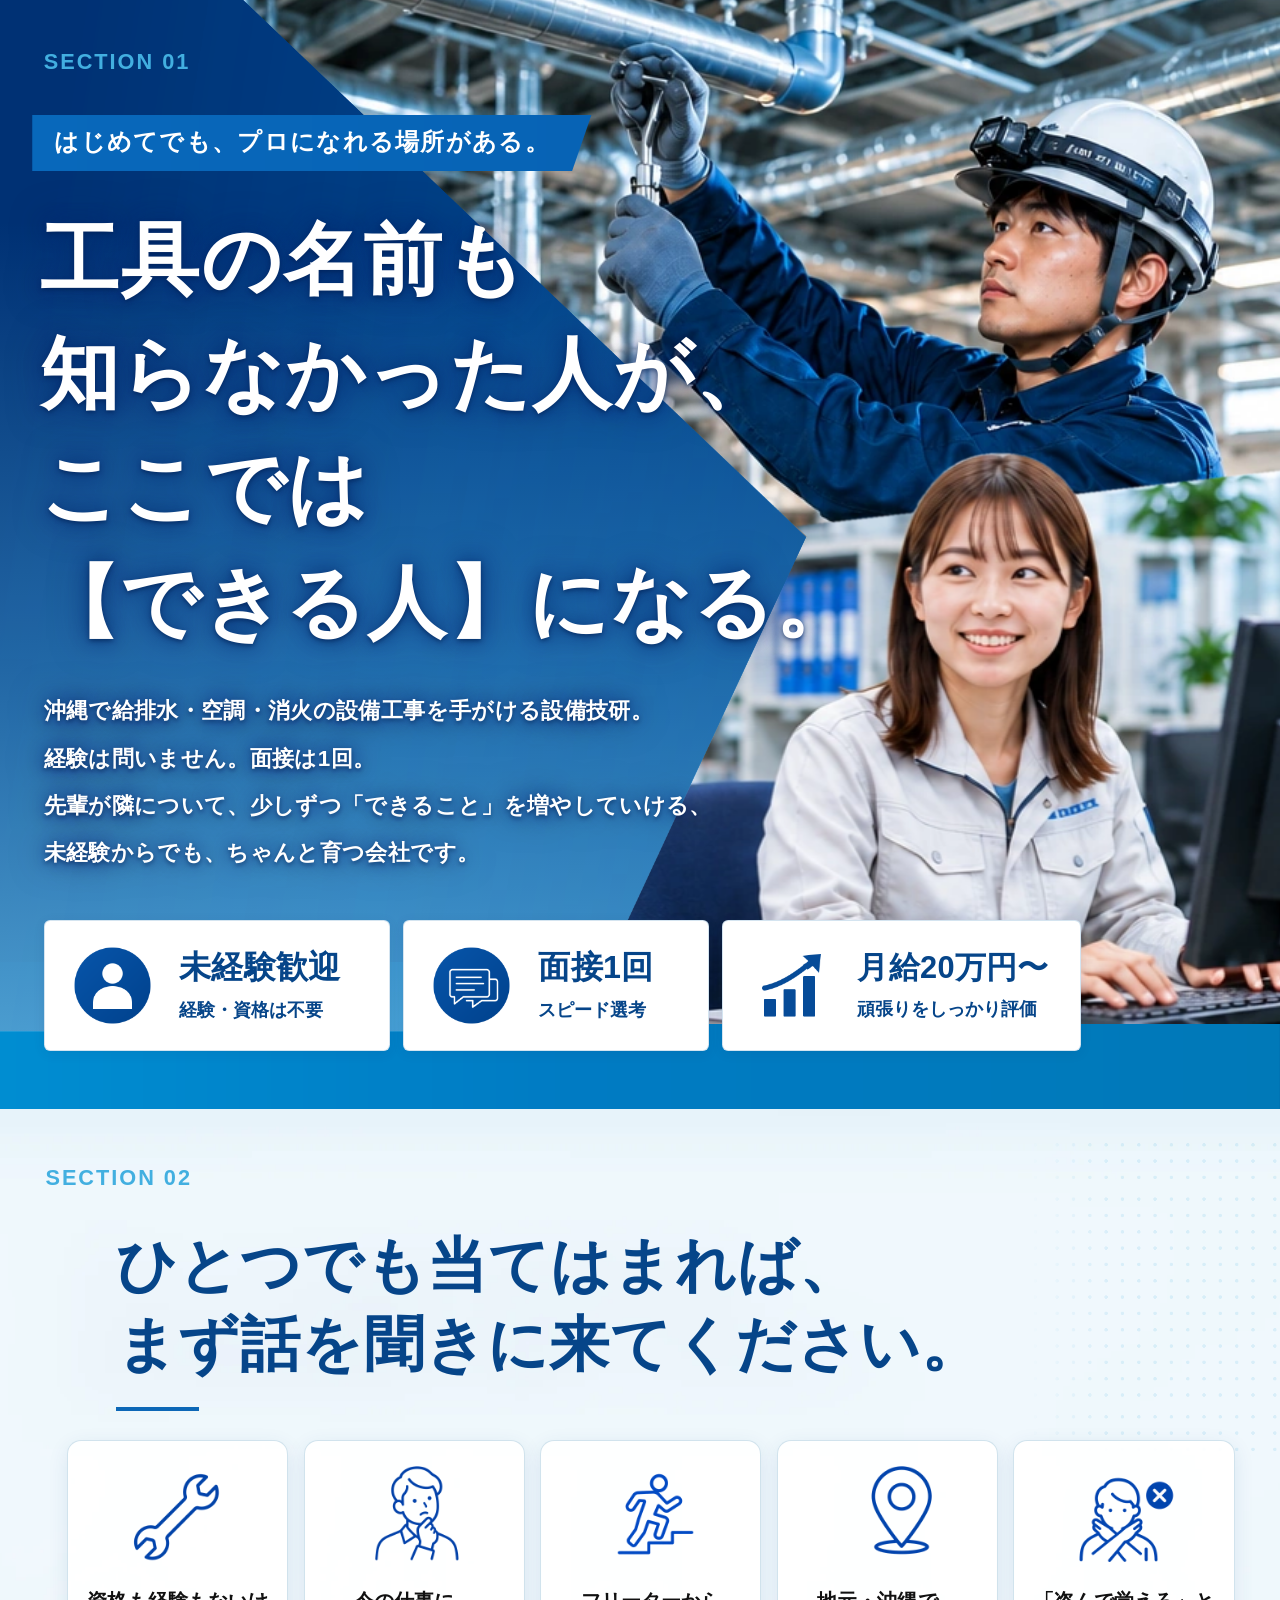
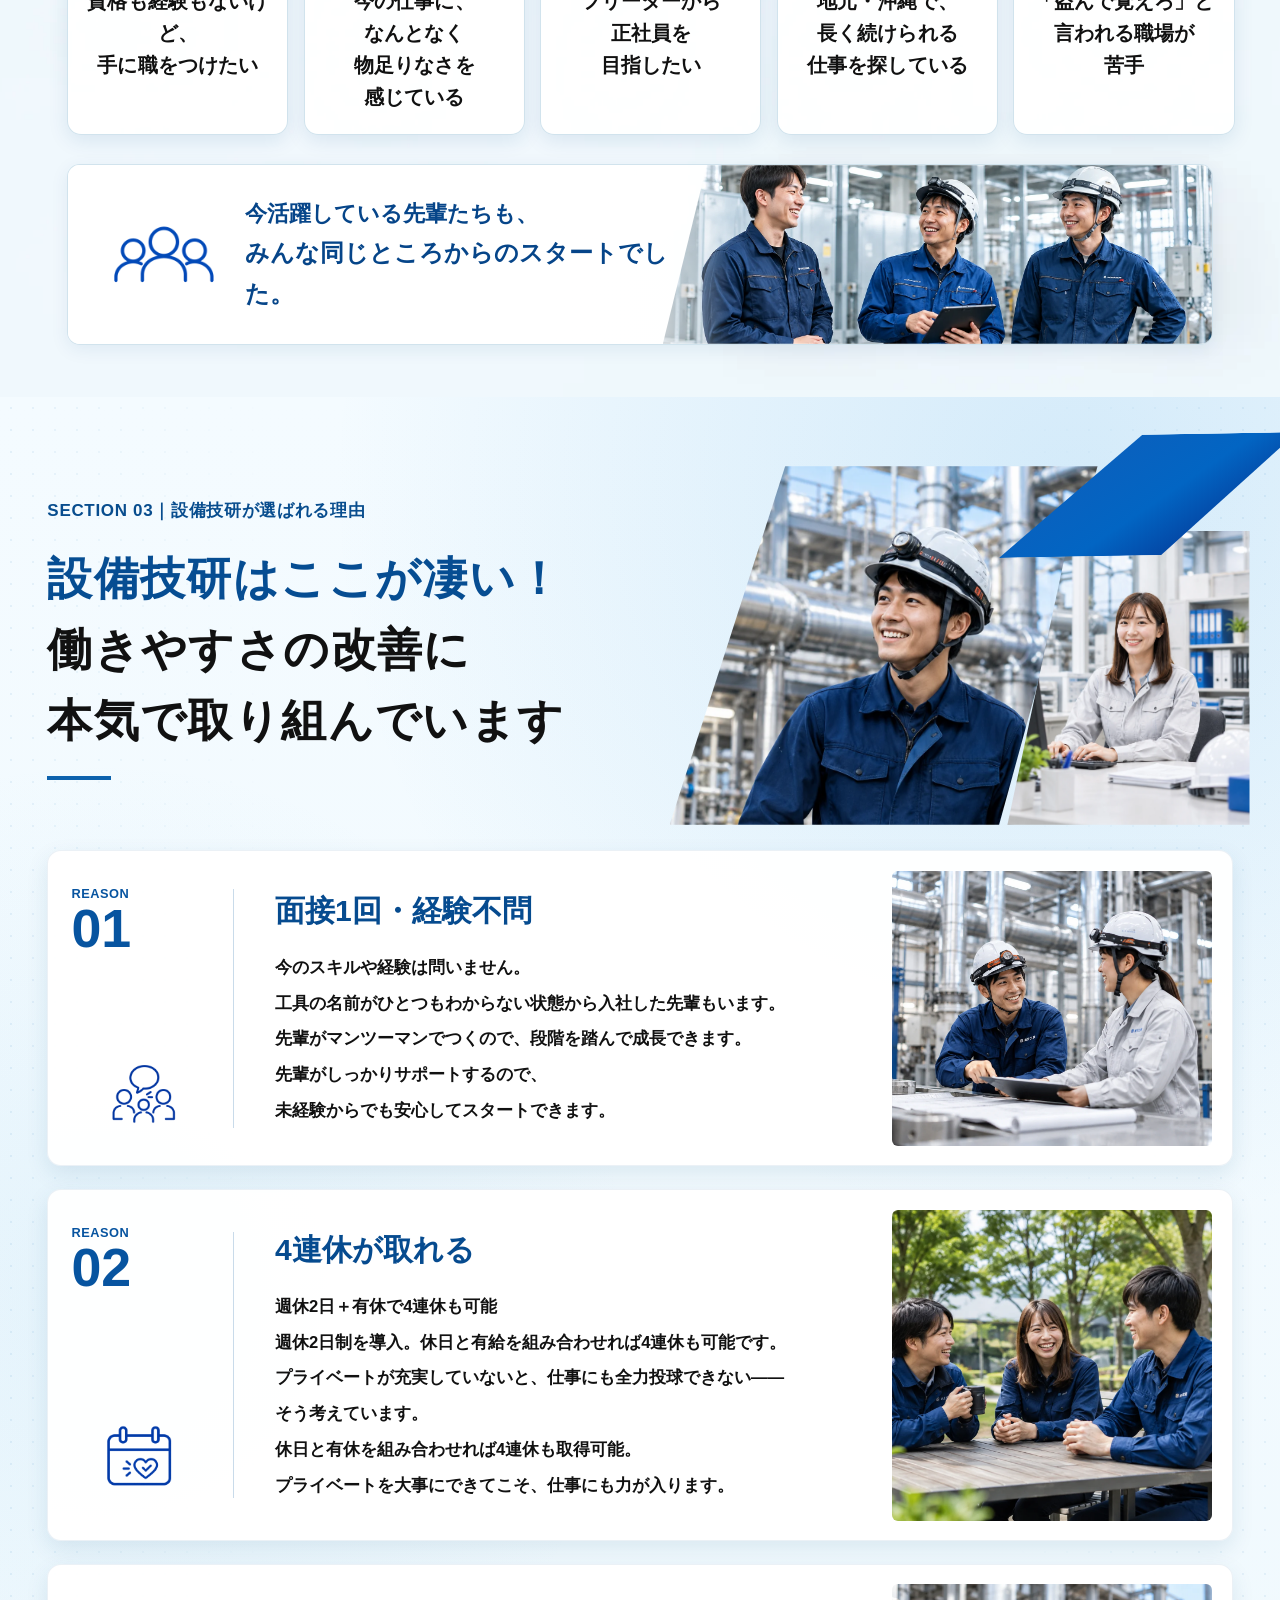
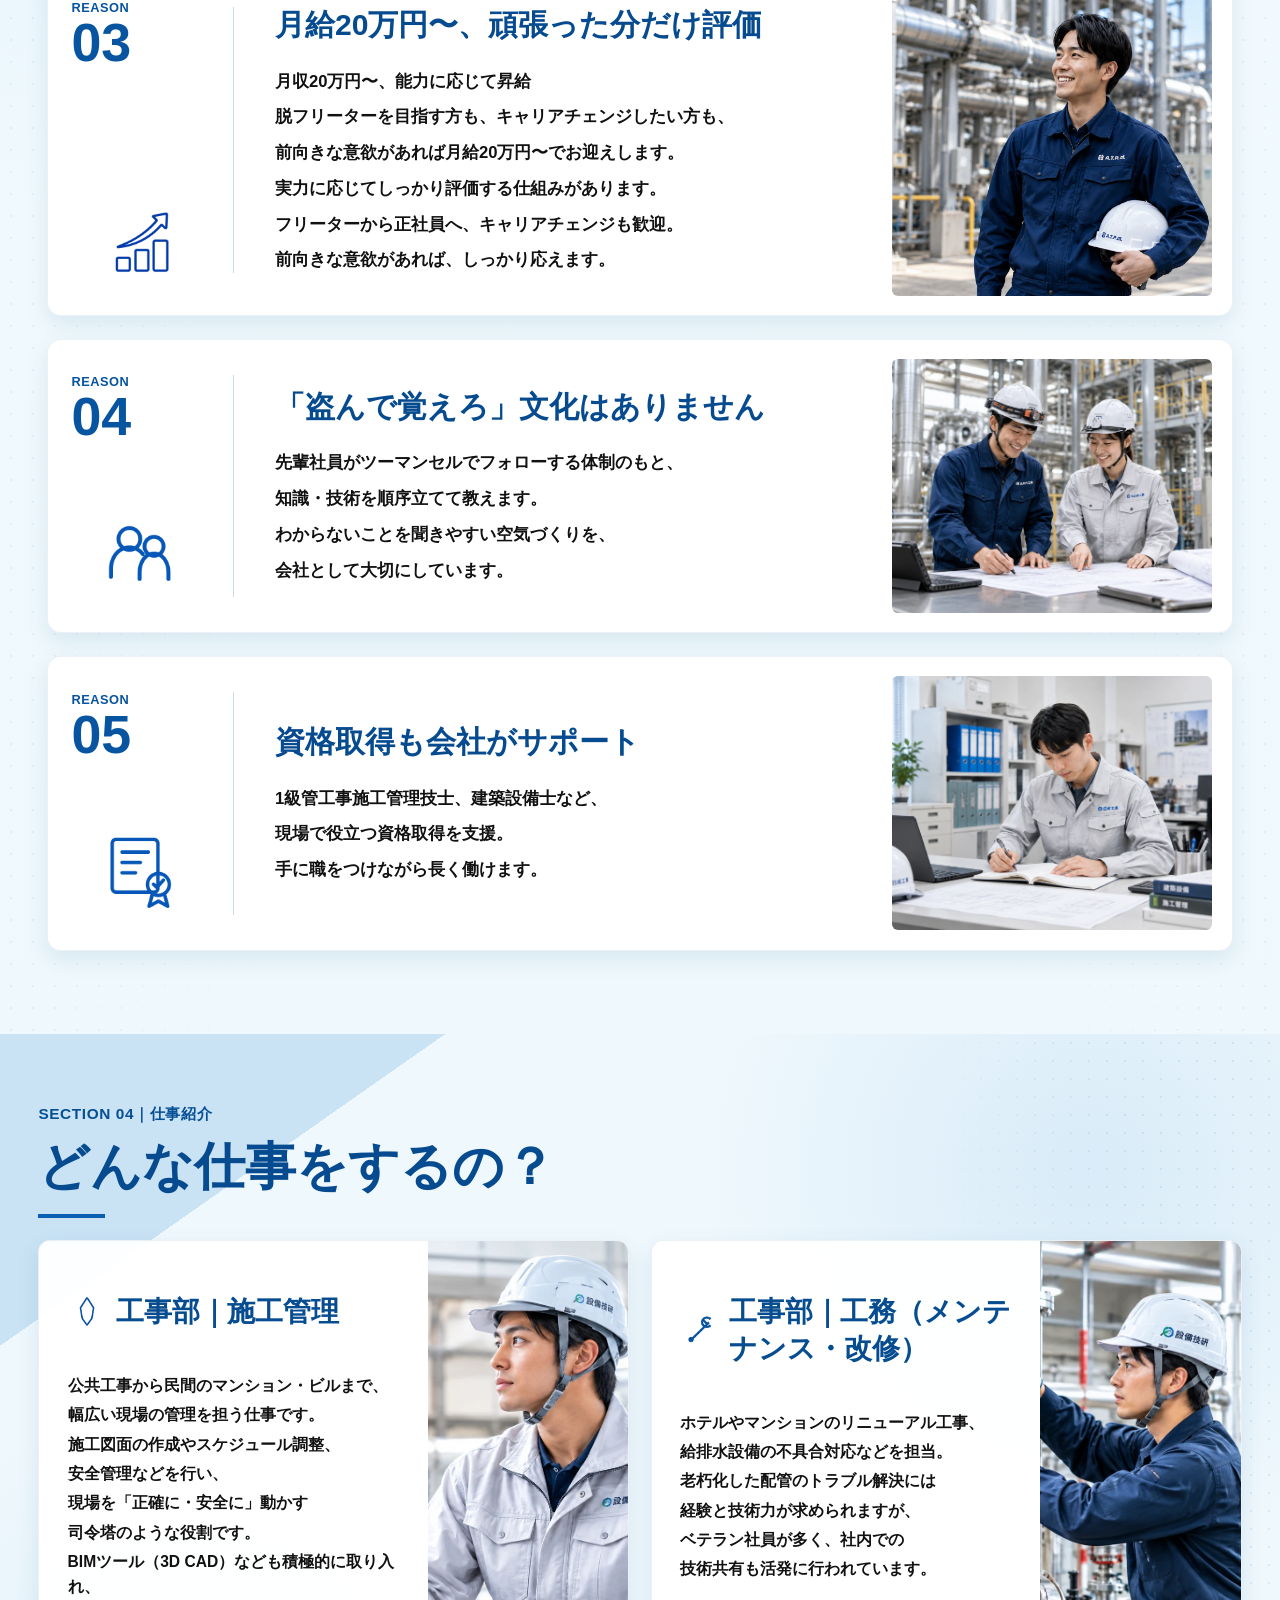
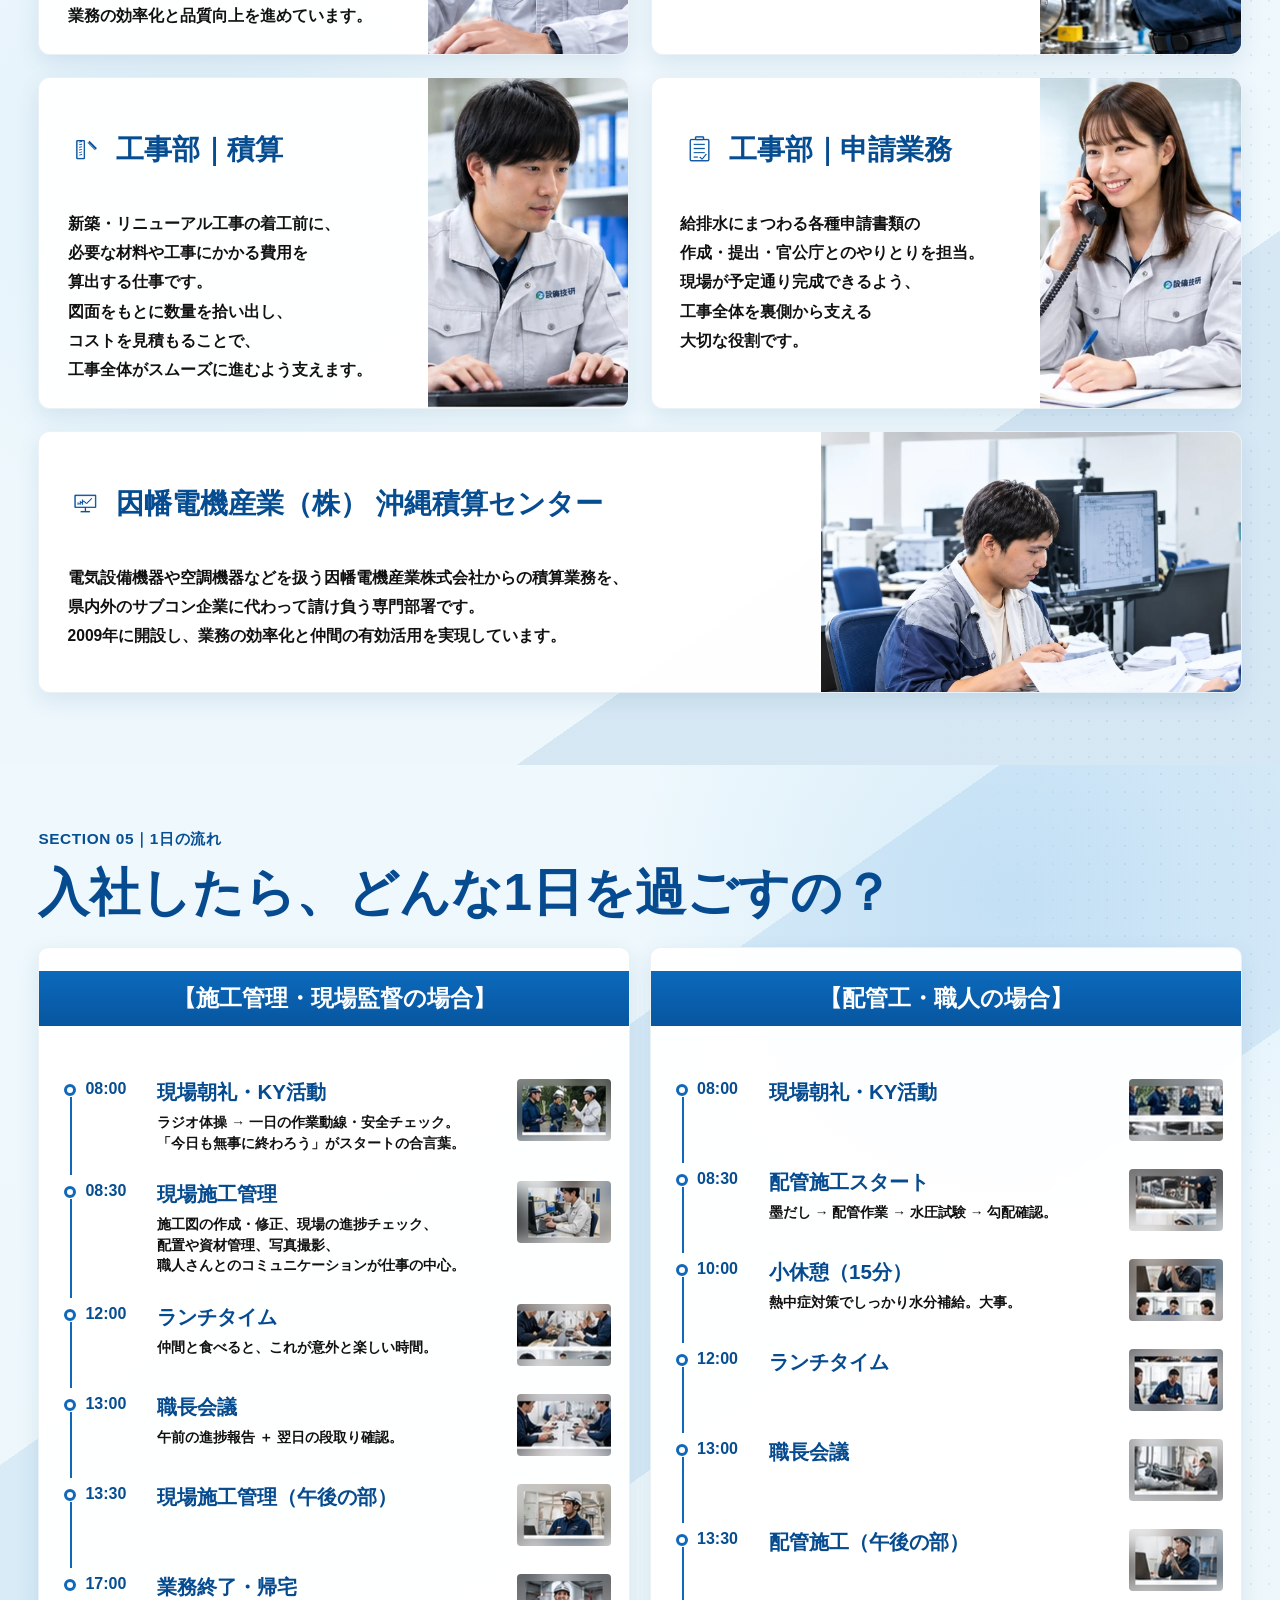
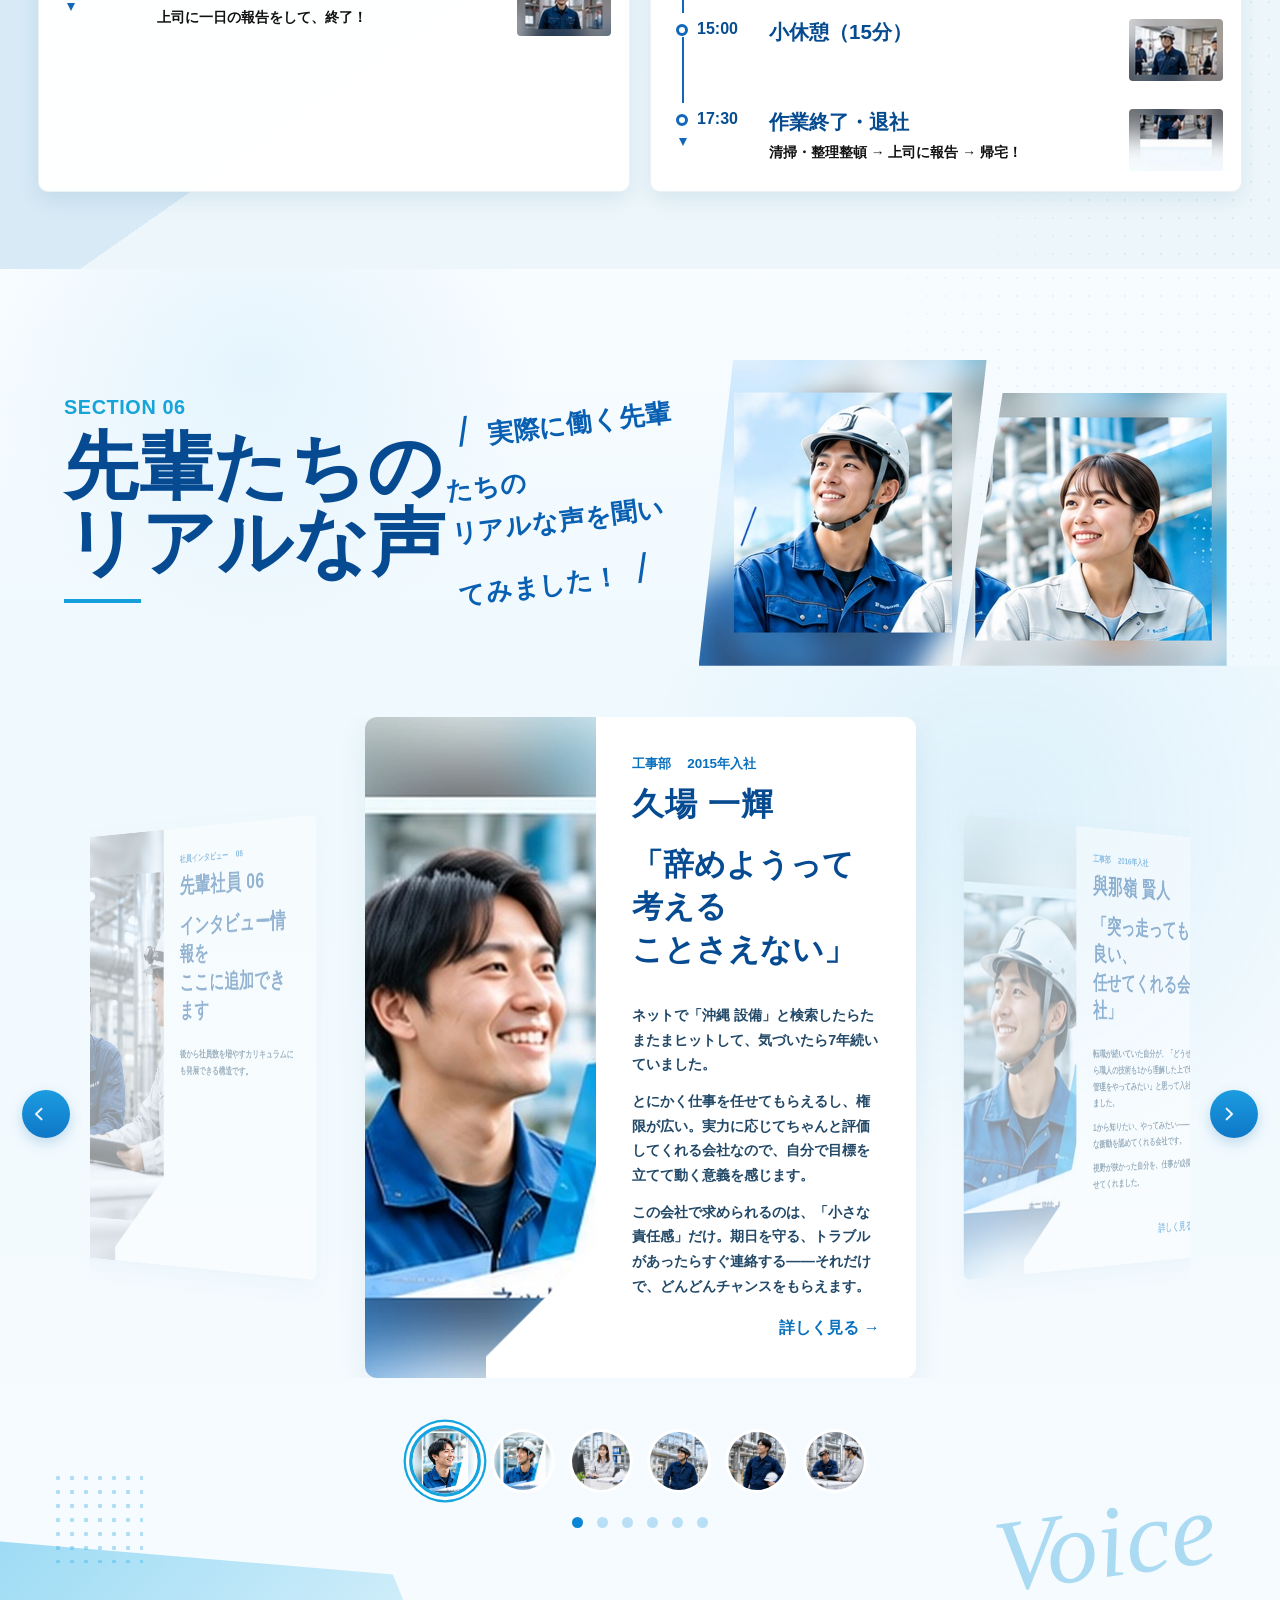
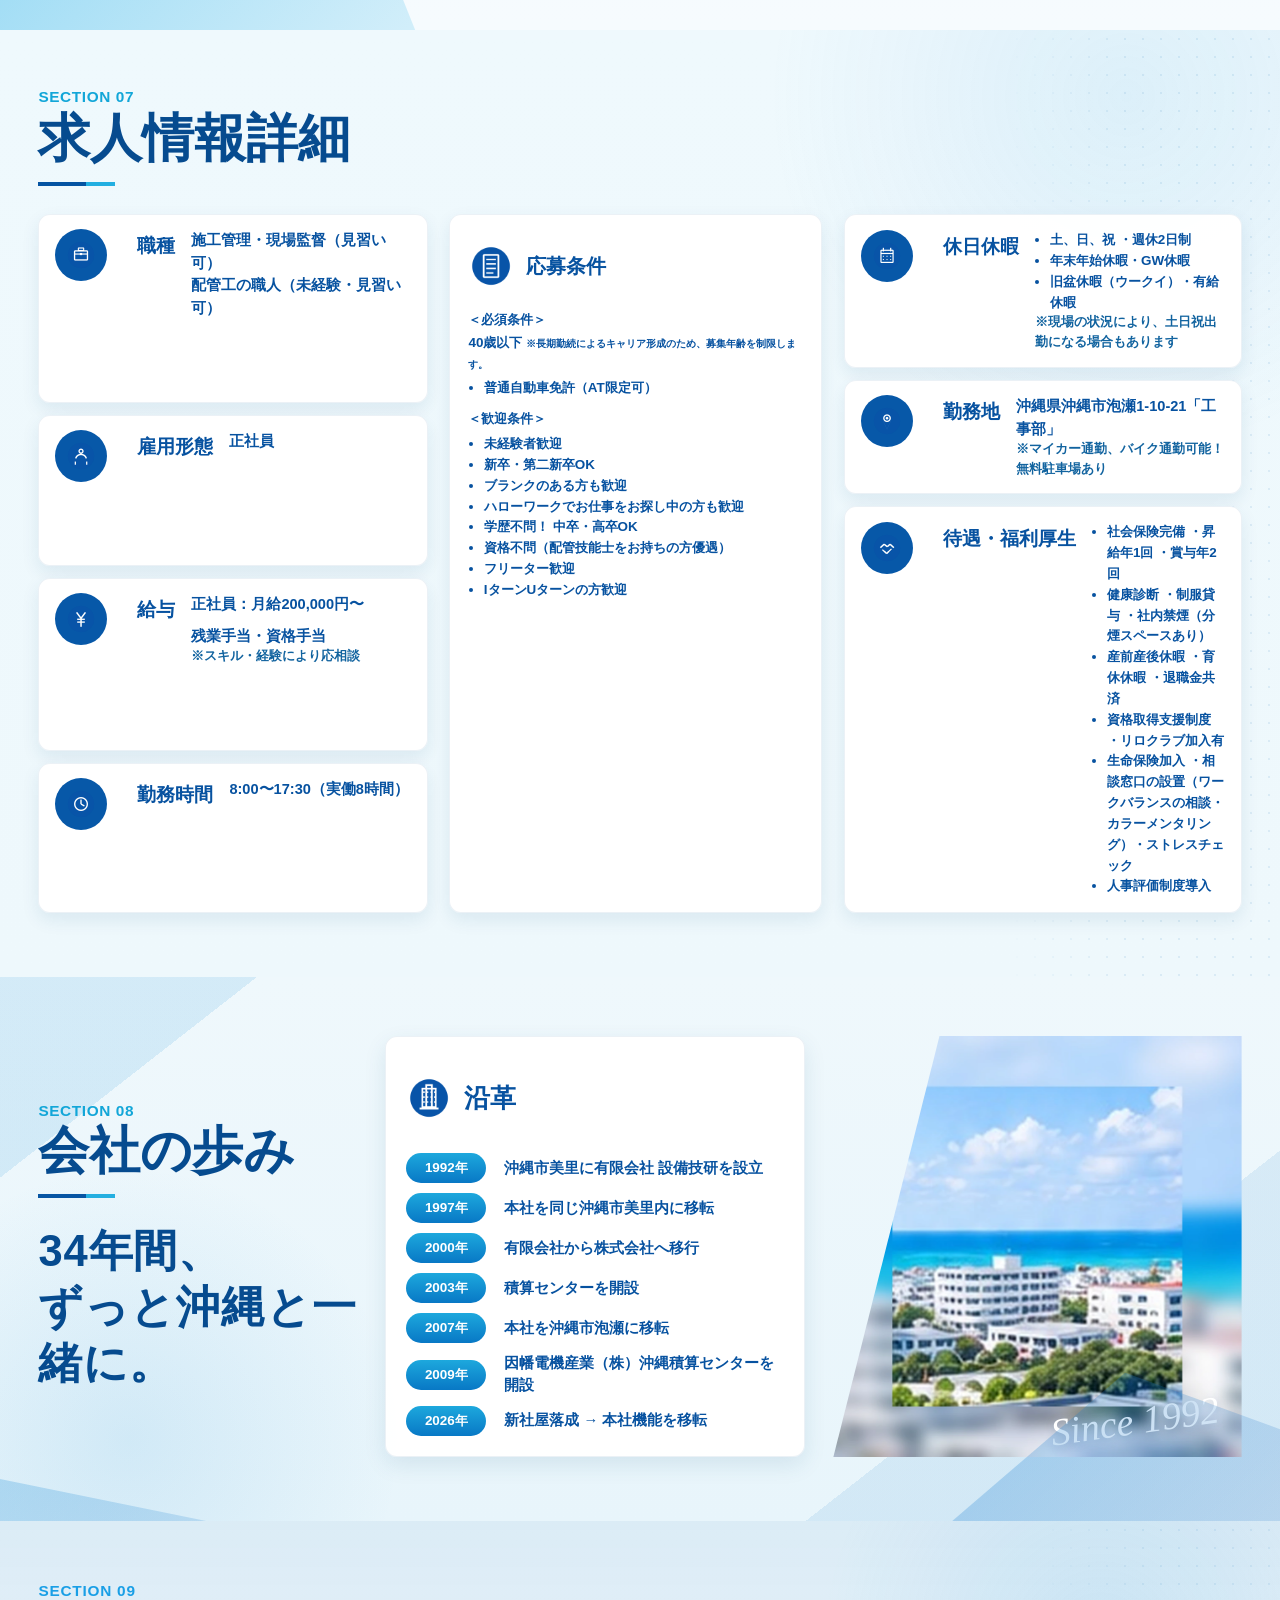
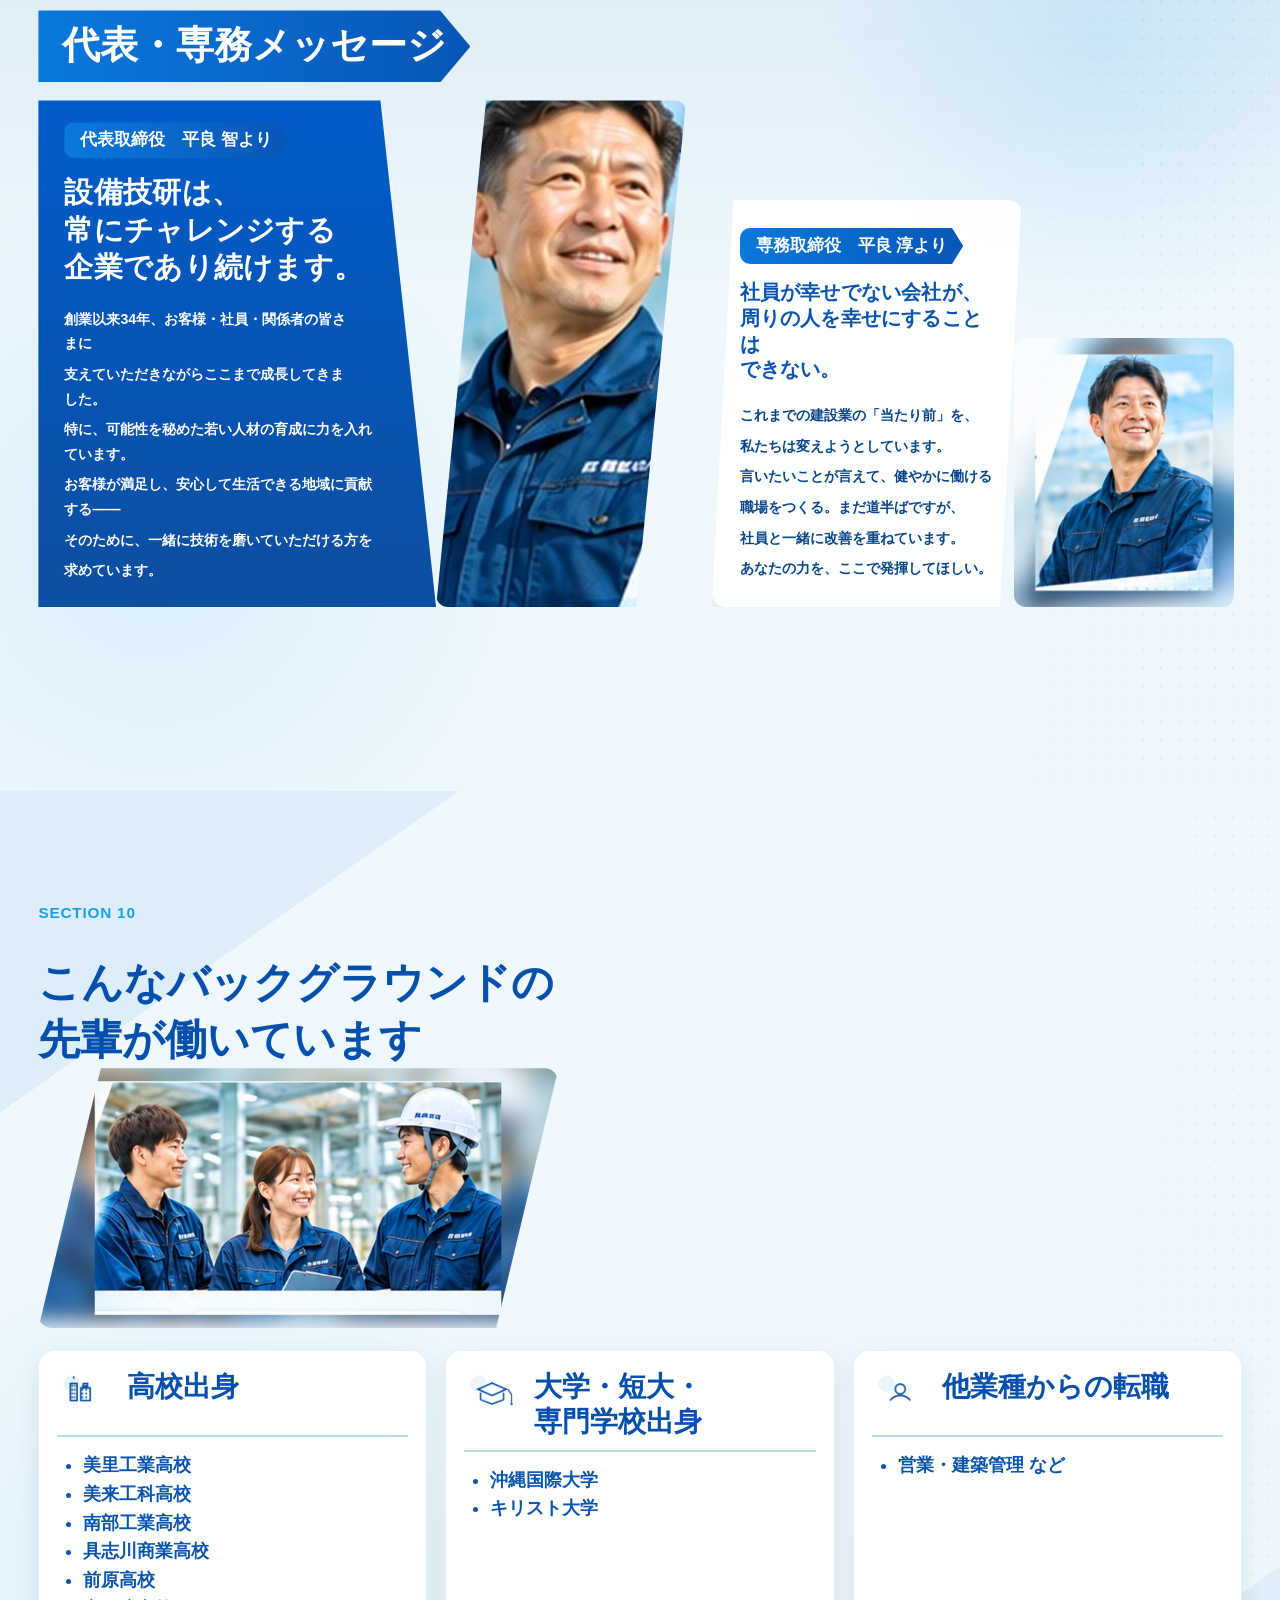
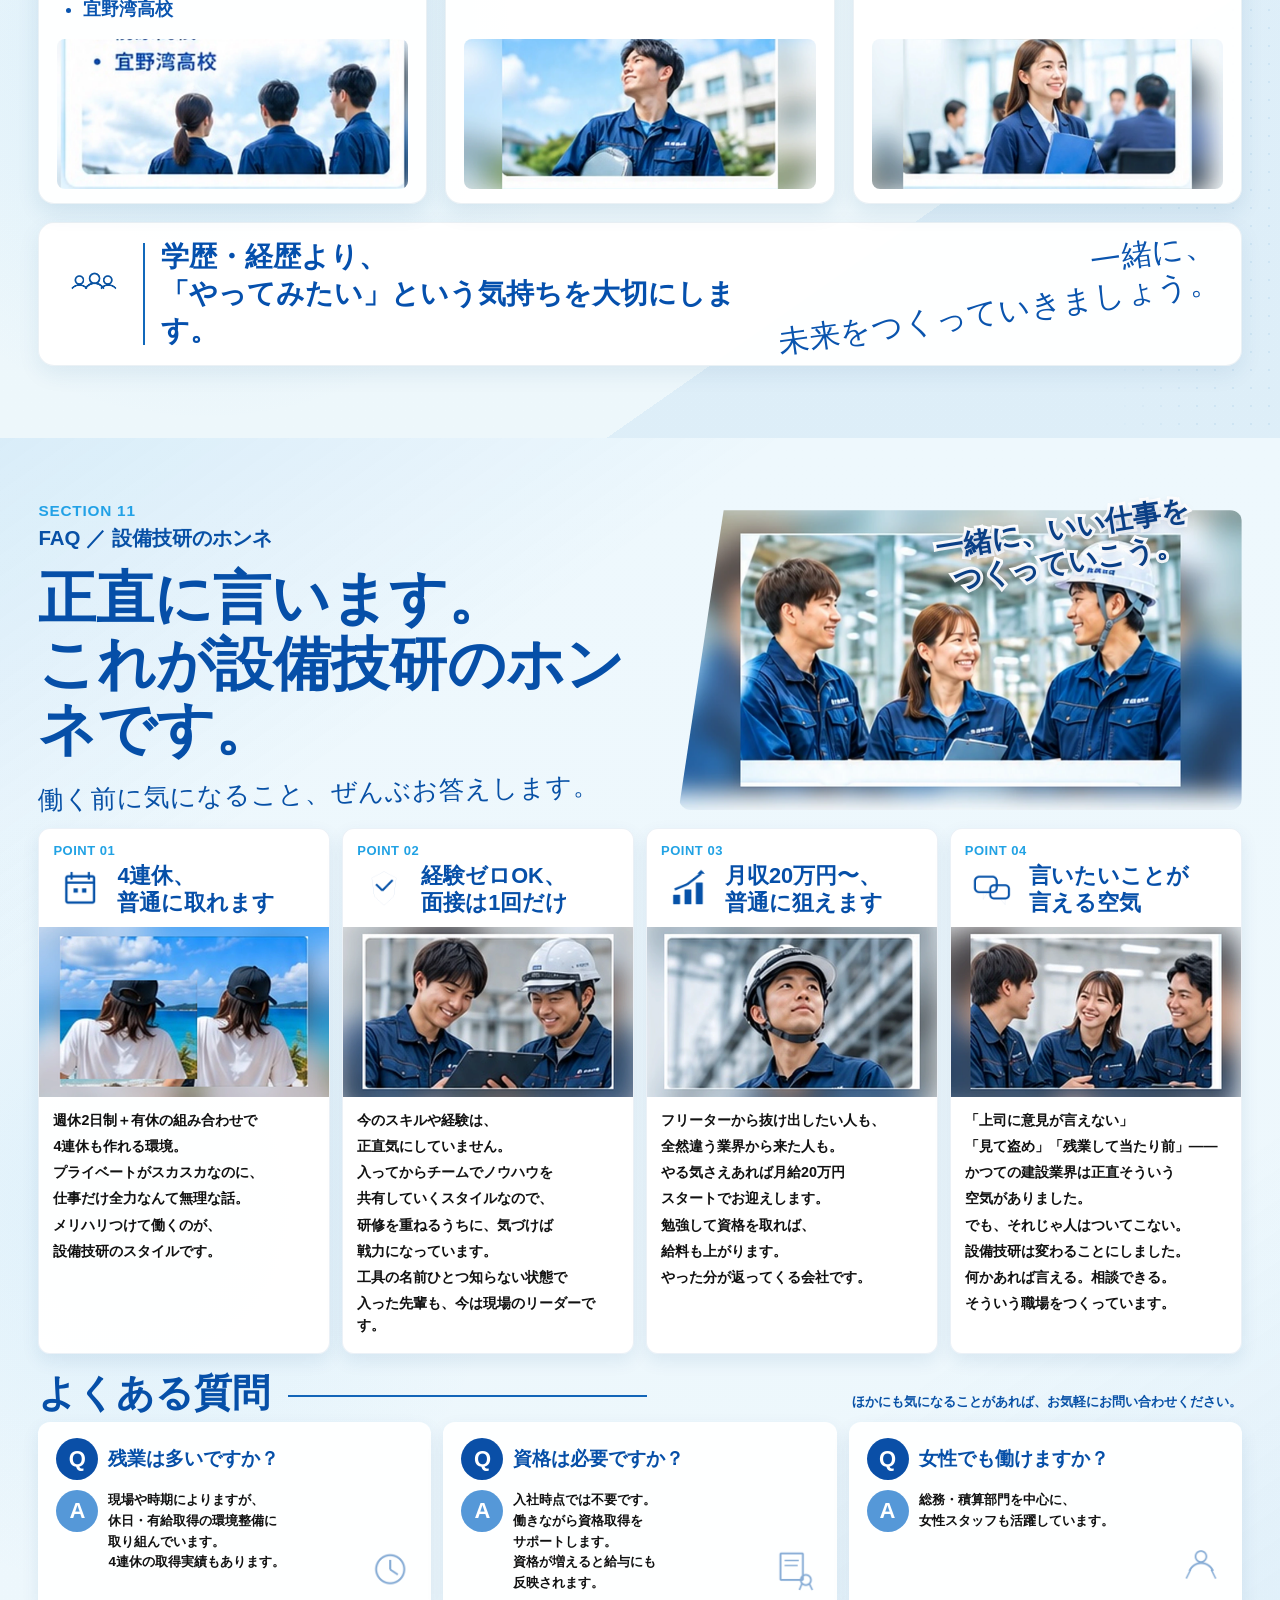
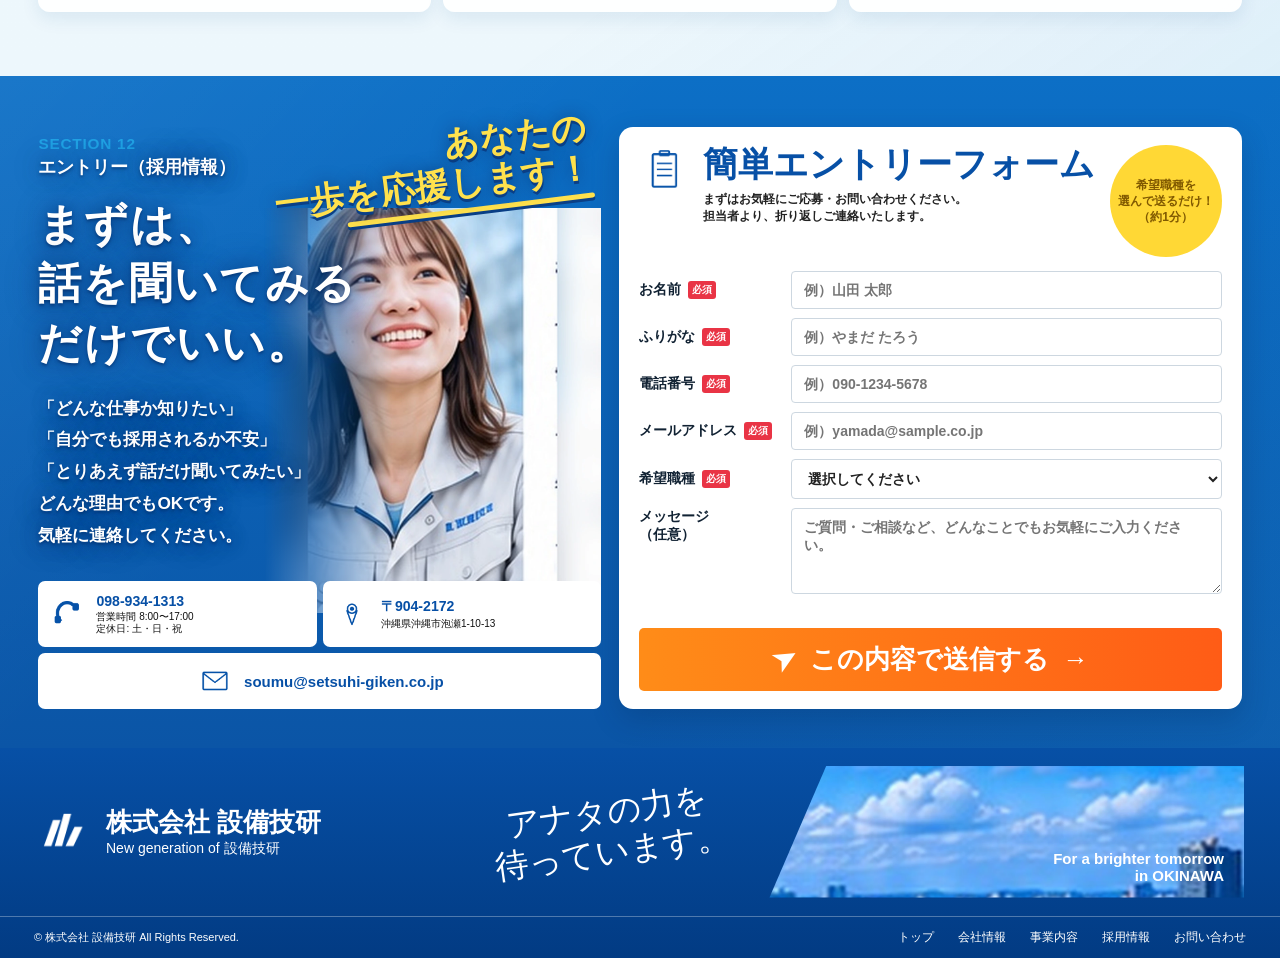
<file: index.html>
<!doctype html>
<html lang="ja">
<head>
  <meta charset="utf-8">
  <meta name="viewport" content="width=device-width, initial-scale=1">
  <meta name="robots" content="noindex, nofollow">
  <meta name="description" content="沖縄で給排水・空調・消火の設備工事を手がける設備技研。未経験からでも、ちゃんと育つ会社です。">
  <title>設備技研｜採用LP 教材・SECTION 01-12</title>
  <link rel="stylesheet" href="./css/style.css">
  <link rel="stylesheet" href="./css/sections/section-01.css">
  <link rel="stylesheet" href="./css/sections/section-02.css">
  <link rel="stylesheet" href="./css/sections/section-03.css">
  <link rel="stylesheet" href="./css/sections/section-04.css">
  <link rel="stylesheet" href="./css/sections/section-05.css">
  <link rel="stylesheet" href="./css/sections/section-06.css">
  <link rel="stylesheet" href="./css/sections/section-07.css">
  <link rel="stylesheet" href="./css/sections/section-08.css">
  <link rel="stylesheet" href="./css/sections/section-09.css">
  <link rel="stylesheet" href="./css/sections/section-10.css">
  <link rel="stylesheet" href="./css/sections/section-11.css">
  <link rel="stylesheet" href="./css/sections/section-12.css">
</head>
<body>
<main class="lp">
  <!-- SECTION 01 START
       Supabase / CMS化する前の静的HTML教材です。
       data-content-key は将来の移行に使う目印。現時点では動作しません。
       写真と文字、アイコンとカードの白い枠は、それぞれ別々の要素です。 -->
  <section class="recruit-intro" id="section-01" aria-labelledby="section-01-title">
    <div class="intro__visual" aria-hidden="true">
      <!-- 写真変更：srcを変更するか、同じ名前の画像ファイルを差し替えます。 -->
      <figure class="intro__photo intro__photo--technician">
        <img src="./assets/section-01/photos/technician-extended.webp"
             width="782" height="450" alt="" fetchpriority="high">
      </figure>
      <figure class="intro__photo intro__photo--office">
        <img src="./assets/section-01/photos/office-staff-extended.webp"
             width="736" height="450" alt="">
      </figure>
      <div class="intro__blue-shape"></div>
      <div class="intro__accent-band"></div>
    </div>
    <div class="intro__content">
      <p class="intro__label" data-content-key="section01.label">SECTION 01</p>
      <p class="intro__lead" data-content-key="section01.lead">はじめてでも、プロになれる場所がある。</p>
      <!-- 編集：大見出し。spanはデザイン上の改行単位です。 -->
      <h1 class="intro__title" id="section-01-title">
        <span data-content-key="section01.title.line01">工具の名前も</span>
        <span data-content-key="section01.title.line02">知らなかった人が、</span>
        <span data-content-key="section01.title.line03">ここでは</span>
        <span data-content-key="section01.title.line04">【できる人】になる。</span>
      </h1>
      <!-- 編集：本文。画像に焼き込まず、ここに直接記載しています。 -->
      <div class="intro__body">
        <p data-content-key="section01.body.line01">沖縄で給排水・空調・消火の設備工事を手がける設備技研。</p>
        <p data-content-key="section01.body.line02">経験は問いません。面接は1回。</p>
        <p data-content-key="section01.body.line03">先輩が隣について、少しずつ「できること」を増やしていける、</p>
        <p data-content-key="section01.body.line04">未経験からでも、ちゃんと育つ会社です。</p>
      </div>
      <!-- 編集：採用条件の3カード。クリック用ボタンではありません。 -->
      <ul class="intro__benefits" aria-label="採用のポイント">
        <li class="benefit" id="benefit-beginner">
          <img class="benefit__icon" src="./assets/icons/beginner.png" width="512" height="512" alt="">
          <div class="benefit__copy">
            <h2 data-content-key="section01.benefit.beginner.title">未経験歓迎</h2>
            <p data-content-key="section01.benefit.beginner.body">経験・資格は不要</p>
          </div>
        </li>
        <li class="benefit" id="benefit-interview">
          <img class="benefit__icon" src="./assets/icons/interview.png" width="512" height="512" alt="">
          <div class="benefit__copy">
            <h2 data-content-key="section01.benefit.interview.title">面接1回</h2>
            <p data-content-key="section01.benefit.interview.body">スピード選考</p>
          </div>
        </li>
        <li class="benefit" id="benefit-salary">
          <img class="benefit__icon" src="./assets/icons/salary-growth.png" width="512" height="512" alt="">
          <div class="benefit__copy">
            <h2 data-content-key="section01.benefit.salary.title">月給20万円〜</h2>
            <p data-content-key="section01.benefit.salary.body">頑張りをしっかり評価</p>
          </div>
        </li>
      </ul>
    </div>
  </section>
  <!-- SECTION 01 END -->

  <!-- SECTION 02 START
       SECTION 01と同じ静的HTML教材。文字はHTML、写真・アイコン・背景は個別ファイルです。 -->
  <section class="fit-section" id="section-02" aria-labelledby="section-02-title">
    <div class="fit-section__bg" aria-hidden="true"></div>
    <div class="fit-section__dots" aria-hidden="true"></div>
    <div class="fit-section__inner">
      <p class="fit-section__label" data-content-key="section02.label">SECTION 02</p>
      <h2 class="fit-section__title" id="section-02-title">
        <span data-content-key="section02.title.line01">ひとつでも当てはまれば、</span>
        <span data-content-key="section02.title.line02">まず話を聞きに来てください。</span>
      </h2>
      <div class="fit-section__underline" aria-hidden="true"></div>

      <ul class="fit-cards" aria-label="こんな方におすすめ">
        <li class="fit-card">
          <img class="fit-card__icon" src="./assets/section-02/icons/no-experience.png" width="512" height="512" alt="">
          <p data-content-key="section02.card01">資格も経験もないけど、<br>手に職をつけたい</p>
        </li>
        <li class="fit-card">
          <img class="fit-card__icon" src="./assets/section-02/icons/want-more.png" width="512" height="512" alt="">
          <p data-content-key="section02.card02">今の仕事に、<br>なんとなく<br>物足りなさを<br>感じている</p>
        </li>
        <li class="fit-card">
          <img class="fit-card__icon" src="./assets/section-02/icons/full-time.png" width="512" height="512" alt="">
          <p data-content-key="section02.card03">フリーターから<br>正社員を<br>目指したい</p>
        </li>
        <li class="fit-card">
          <img class="fit-card__icon" src="./assets/section-02/icons/okinawa.png" width="512" height="512" alt="">
          <p data-content-key="section02.card04">地元・沖縄で、<br>長く続けられる<br>仕事を探している</p>
        </li>
        <li class="fit-card">
          <img class="fit-card__icon" src="./assets/section-02/icons/no-steal-to-learn.png" width="512" height="512" alt="">
          <p data-content-key="section02.card05">「盗んで覚えろ」と<br>言われる職場が<br>苦手</p>
        </li>
      </ul>

      <div class="fit-reassurance">
        <div class="fit-reassurance__message">
          <img class="fit-reassurance__icon" src="./assets/section-02/icons/team.png" width="512" height="512" alt="">
          <p>
            <span data-content-key="section02.reassurance.line01">今活躍している先輩たちも、</span>
            <strong data-content-key="section02.reassurance.line02">みんな同じところからのスタートでした。</strong>
          </p>
        </div>
        <figure class="fit-reassurance__photo">
          <img src="./assets/section-02/photos/active-seniors-extended.webp" width="1774" height="887" alt="設備工事の現場で働く先輩社員たち">
        </figure>
      </div>
    </div>
  </section>
  <!-- SECTION 02 END -->
  <!-- SECTION 03 START
       SECTION 01・02に増築した静的HTML教材。
       文字はHTML、写真・アイコンは個別ファイルです。 -->
  <section class="reasons-section" id="section-03" aria-labelledby="section-03-title">
    <div class="reasons-section__hero">
      <div class="reasons-section__hero-copy">
        <p class="reasons-section__label" data-content-key="section03.label">SECTION 03｜設備技研が選ばれる理由</p>
        <h2 class="reasons-section__title" id="section-03-title">
          <span class="reasons-section__title-accent" data-content-key="section03.title.line01">設備技研はここが凄い！</span>
          <span data-content-key="section03.title.line02">働きやすさの改善に</span>
          <span data-content-key="section03.title.line03">本気で取り組んでいます</span>
        </h2>
        <div class="reasons-section__underline" aria-hidden="true"></div>
      </div>
      <div class="reasons-section__hero-visual" aria-hidden="true">
        <figure class="reasons-section__hero-photo reasons-section__hero-photo--male">
          <img src="./assets/section-03/photos/hero-male.webp" width="1200" height="1500" alt="">
        </figure>
        <figure class="reasons-section__hero-photo reasons-section__hero-photo--female">
          <img src="./assets/section-03/photos/hero-female.webp" width="1200" height="1500" alt="">
        </figure>
        <div class="reasons-section__hero-ribbon" aria-hidden="true"></div>
      </div>
    </div>

    <div class="reasons-section__list">
      <article class="reason-card" id="reason-01">
        <div class="reason-card__index">
          <p class="reason-card__eyebrow">REASON</p>
          <p class="reason-card__number">01</p>
          <img class="reason-card__icon" src="./assets/section-03/icons/reason-01.png" width="512" height="512" alt="">
        </div>
        <div class="reason-card__content">
          <h3 data-content-key="section03.reason01.title">面接1回・経験不問</h3>
          <div class="reason-card__body">
            <p data-content-key="section03.reason01.body01">今のスキルや経験は問いません。</p>
            <p data-content-key="section03.reason01.body02">工具の名前がひとつもわからない状態から入社した先輩もいます。</p>
            <p data-content-key="section03.reason01.body03">先輩がマンツーマンでつくので、段階を踏んで成長できます。</p>
            <p data-content-key="section03.reason01.body04">先輩がしっかりサポートするので、</p>
            <p data-content-key="section03.reason01.body05">未経験からでも安心してスタートできます。</p>
          </div>
        </div>
        <figure class="reason-card__photo">
          <img src="./assets/section-03/photos/reason-01.webp" width="1600" height="1200" alt="現場で先輩から仕事を教わる社員">
        </figure>
      </article>

      <article class="reason-card" id="reason-02">
        <div class="reason-card__index">
          <p class="reason-card__eyebrow">REASON</p>
          <p class="reason-card__number">02</p>
          <img class="reason-card__icon" src="./assets/section-03/icons/reason-02.png" width="512" height="512" alt="">
        </div>
        <div class="reason-card__content">
          <h3 data-content-key="section03.reason02.title">4連休が取れる</h3>
          <div class="reason-card__body">
            <p data-content-key="section03.reason02.body01">週休2日＋有休で4連休も可能</p>
            <p data-content-key="section03.reason02.body02">週休2日制を導入。休日と有給を組み合わせれば4連休も可能です。</p>
            <p data-content-key="section03.reason02.body03">プライベートが充実していないと、仕事にも全力投球できない——</p>
            <p data-content-key="section03.reason02.body04">そう考えています。</p>
            <p data-content-key="section03.reason02.body05">休日と有休を組み合わせれば4連休も取得可能。</p>
            <p data-content-key="section03.reason02.body06">プライベートを大事にできてこそ、仕事にも力が入ります。</p>
          </div>
        </div>
        <figure class="reason-card__photo">
          <img src="./assets/section-03/photos/reason-02.webp" width="1600" height="1200" alt="休憩時間に笑顔で話す社員たち">
        </figure>
      </article>

      <article class="reason-card" id="reason-03">
        <div class="reason-card__index">
          <p class="reason-card__eyebrow">REASON</p>
          <p class="reason-card__number">03</p>
          <img class="reason-card__icon" src="./assets/section-03/icons/reason-03.png" width="512" height="512" alt="">
        </div>
        <div class="reason-card__content">
          <h3 data-content-key="section03.reason03.title">月給20万円〜、頑張った分だけ評価</h3>
          <div class="reason-card__body">
            <p data-content-key="section03.reason03.body01">月収20万円〜、能力に応じて昇給</p>
            <p data-content-key="section03.reason03.body02">脱フリーターを目指す方も、キャリアチェンジしたい方も、</p>
            <p data-content-key="section03.reason03.body03">前向きな意欲があれば月給20万円〜でお迎えします。</p>
            <p data-content-key="section03.reason03.body04">実力に応じてしっかり評価する仕組みがあります。</p>
            <p data-content-key="section03.reason03.body05">フリーターから正社員へ、キャリアチェンジも歓迎。</p>
            <p data-content-key="section03.reason03.body06">前向きな意欲があれば、しっかり応えます。</p>
          </div>
        </div>
        <figure class="reason-card__photo">
          <img src="./assets/section-03/photos/reason-03.webp" width="1600" height="1200" alt="設備工事の現場で働く社員">
        </figure>
      </article>

      <article class="reason-card" id="reason-04">
        <div class="reason-card__index">
          <p class="reason-card__eyebrow">REASON</p>
          <p class="reason-card__number">04</p>
          <img class="reason-card__icon" src="./assets/section-03/icons/reason-04.png" width="512" height="512" alt="">
        </div>
        <div class="reason-card__content">
          <h3 data-content-key="section03.reason04.title">「盗んで覚えろ」文化はありません</h3>
          <div class="reason-card__body">
            <p data-content-key="section03.reason04.body01">先輩社員がツーマンセルでフォローする体制のもと、</p>
            <p data-content-key="section03.reason04.body02">知識・技術を順序立てて教えます。</p>
            <p data-content-key="section03.reason04.body03">わからないことを聞きやすい空気づくりを、</p>
            <p data-content-key="section03.reason04.body04">会社として大切にしています。</p>
          </div>
        </div>
        <figure class="reason-card__photo">
          <img src="./assets/section-03/photos/reason-04.webp" width="1600" height="1200" alt="図面を見ながら確認する社員たち">
        </figure>
      </article>

      <article class="reason-card" id="reason-05">
        <div class="reason-card__index">
          <p class="reason-card__eyebrow">REASON</p>
          <p class="reason-card__number">05</p>
          <img class="reason-card__icon" src="./assets/section-03/icons/reason-05.png" width="512" height="512" alt="">
        </div>
        <div class="reason-card__content">
          <h3 data-content-key="section03.reason05.title">資格取得も会社がサポート</h3>
          <div class="reason-card__body">
            <p data-content-key="section03.reason05.body01">1級管工事施工管理技士、建築設備士など、</p>
            <p data-content-key="section03.reason05.body02">現場で役立つ資格取得を支援。</p>
            <p data-content-key="section03.reason05.body03">手に職をつけながら長く働けます。</p>
          </div>
        </div>
        <figure class="reason-card__photo">
          <img src="./assets/section-03/photos/reason-05.webp" width="1600" height="1200" alt="資格取得に向けて勉強する社員">
        </figure>
      </article>
    </div>
  </section>
  <!-- SECTION 03 END -->

  <!-- SECTION 04 START -->
  <section class="job-section" id="section-04" aria-labelledby="section-04-title">
    <div class="job-section__inner">
      <p class="job-section__label" data-content-key="section04.label">SECTION 04｜仕事紹介</p>
      <h2 class="job-section__title" id="section-04-title" data-content-key="section04.title">どんな仕事をするの？</h2>
      <div class="job-section__underline" aria-hidden="true"></div>

      <div class="job-grid">
        <article class="job-card">
          <div class="job-card__copy">
            <div class="job-card__head">
              <img class="job-card__icon" src="./assets/section-04/icons/construction-mgmt.png" width="512" height="512" alt="">
              <h3 data-content-key="section04.job01.title">工事部｜施工管理</h3>
            </div>
            <div class="job-card__body">
              <p data-content-key="section04.job01.body01">公共工事から民間のマンション・ビルまで、</p>
              <p data-content-key="section04.job01.body02">幅広い現場の管理を担う仕事です。</p>
              <p data-content-key="section04.job01.body03">施工図面の作成やスケジュール調整、</p>
              <p data-content-key="section04.job01.body04">安全管理などを行い、</p>
              <p data-content-key="section04.job01.body05">現場を「正確に・安全に」動かす</p>
              <p data-content-key="section04.job01.body06">司令塔のような役割です。</p>
              <p data-content-key="section04.job01.body07">BIMツール（3D CAD）なども積極的に取り入れ、</p>
              <p data-content-key="section04.job01.body08">業務の効率化と品質向上を進めています。</p>
            </div>
          </div>
          <figure class="job-card__photo">
            <img src="./assets/section-04/photos/work-manager.webp" width="1100" height="1300" alt="施工管理としてパソコンで図面を確認する社員">
          </figure>
        </article>

        <article class="job-card">
          <div class="job-card__copy">
            <div class="job-card__head">
              <img class="job-card__icon" src="./assets/section-04/icons/maintenance.png" width="512" height="512" alt="">
              <h3 data-content-key="section04.job02.title">工事部｜工務（メンテナンス・改修）</h3>
            </div>
            <div class="job-card__body">
              <p data-content-key="section04.job02.body01">ホテルやマンションのリニューアル工事、</p>
              <p data-content-key="section04.job02.body02">給排水設備の不具合対応などを担当。</p>
              <p data-content-key="section04.job02.body03">老朽化した配管のトラブル解決には</p>
              <p data-content-key="section04.job02.body04">経験と技術力が求められますが、</p>
              <p data-content-key="section04.job02.body05">ベテラン社員が多く、社内での</p>
              <p data-content-key="section04.job02.body06">技術共有も活発に行われています。</p>
            </div>
          </div>
          <figure class="job-card__photo">
            <img src="./assets/section-04/photos/maintenance.webp" width="1100" height="1300" alt="配管設備の点検作業を行う社員">
          </figure>
        </article>

        <article class="job-card">
          <div class="job-card__copy">
            <div class="job-card__head">
              <img class="job-card__icon" src="./assets/section-04/icons/estimation.png" width="512" height="512" alt="">
              <h3 data-content-key="section04.job03.title">工事部｜積算</h3>
            </div>
            <div class="job-card__body">
              <p data-content-key="section04.job03.body01">新築・リニューアル工事の着工前に、</p>
              <p data-content-key="section04.job03.body02">必要な材料や工事にかかる費用を</p>
              <p data-content-key="section04.job03.body03">算出する仕事です。</p>
              <p data-content-key="section04.job03.body04">図面をもとに数量を拾い出し、</p>
              <p data-content-key="section04.job03.body05">コストを見積もることで、</p>
              <p data-content-key="section04.job03.body06">工事全体がスムーズに進むよう支えます。</p>
            </div>
          </div>
          <figure class="job-card__photo">
            <img src="./assets/section-04/photos/estimation.webp" width="1100" height="1300" alt="積算業務でパソコン作業をする社員">
          </figure>
        </article>

        <article class="job-card">
          <div class="job-card__copy">
            <div class="job-card__head">
              <img class="job-card__icon" src="./assets/section-04/icons/application.png" width="512" height="512" alt="">
              <h3 data-content-key="section04.job04.title">工事部｜申請業務</h3>
            </div>
            <div class="job-card__body">
              <p data-content-key="section04.job04.body01">給排水にまつわる各種申請書類の</p>
              <p data-content-key="section04.job04.body02">作成・提出・官公庁とのやりとりを担当。</p>
              <p data-content-key="section04.job04.body03">現場が予定通り完成できるよう、</p>
              <p data-content-key="section04.job04.body04">工事全体を裏側から支える</p>
              <p data-content-key="section04.job04.body05">大切な役割です。</p>
            </div>
          </div>
          <figure class="job-card__photo">
            <img src="./assets/section-04/photos/application.webp" width="1100" height="1300" alt="申請業務の電話対応をする社員">
          </figure>
        </article>

        <article class="job-card job-card--wide">
          <div class="job-card__copy">
            <div class="job-card__head">
              <img class="job-card__icon" src="./assets/section-04/icons/estimation-center.png" width="512" height="512" alt="">
              <h3 data-content-key="section04.job05.title">因幡電機産業（株） 沖縄積算センター</h3>
            </div>
            <div class="job-card__body">
              <p data-content-key="section04.job05.body01">電気設備機器や空調機器などを扱う因幡電機産業株式会社からの積算業務を、</p>
              <p data-content-key="section04.job05.body02">県内外のサブコン企業に代わって請け負う専門部署です。</p>
              <p data-content-key="section04.job05.body03">2009年に開設し、業務の効率化と仲間の有効活用を実現しています。</p>
            </div>
          </div>
          <figure class="job-card__photo">
            <img src="./assets/section-04/photos/estimation-center.webp" width="1500" height="900" alt="積算センターで働く社員たち">
          </figure>
        </article>
      </div>
    </div>
  </section>
  <!-- SECTION 04 END -->

  <!-- SECTION 05 START -->
  <section class="day-flow" id="section-05" aria-labelledby="section-05-title">
    <div class="day-flow__inner">
      <p class="day-flow__label" data-content-key="section05.label">SECTION 05｜1日の流れ</p>
      <h2 class="day-flow__title" id="section-05-title" data-content-key="section05.title">入社したら、どんな1日を過ごすの？</h2>
      <div class="day-flow__columns">
        <section class="flow-panel" aria-labelledby="flow-manager-title">
          <h3 class="flow-panel__heading" id="flow-manager-title" data-content-key="section05.manager.heading">【施工管理・現場監督の場合】</h3>
          <ol class="timeline">
            <li class="timeline__item">
              <div class="timeline__time"><span>08:00</span></div>
              <div class="timeline__content">
                <h4 data-content-key="section05.manager.0800.title">現場朝礼・KY活動</h4>
                <p data-content-key="section05.manager.0800.body01">ラジオ体操 → 一日の作業動線・安全チェック。</p>
                <p data-content-key="section05.manager.0800.body02">「今日も無事に終わろう」がスタートの合言葉。</p>
              </div>
              <figure class="timeline__photo"><img src="./assets/section-05/photos/manager-0800.webp" width="900" height="600" alt="朝礼を行う施工管理チーム"></figure>
            </li>
            <li class="timeline__item">
              <div class="timeline__time"><span>08:30</span></div>
              <div class="timeline__content">
                <h4 data-content-key="section05.manager.0830.title">現場施工管理</h4>
                <p data-content-key="section05.manager.0830.body01">施工図の作成・修正、現場の進捗チェック、</p>
                <p data-content-key="section05.manager.0830.body02">配置や資材管理、写真撮影、</p>
                <p data-content-key="section05.manager.0830.body03">職人さんとのコミュニケーションが仕事の中心。</p>
              </div>
              <figure class="timeline__photo"><img src="./assets/section-05/photos/manager-0830.webp" width="900" height="600" alt="パソコンで図面を確認する施工管理"></figure>
            </li>
            <li class="timeline__item">
              <div class="timeline__time"><span>12:00</span></div>
              <div class="timeline__content">
                <h4 data-content-key="section05.manager.1200.title">ランチタイム</h4>
                <p data-content-key="section05.manager.1200.body01">仲間と食べると、これが意外と楽しい時間。</p>
              </div>
              <figure class="timeline__photo"><img src="./assets/section-05/photos/manager-1200.webp" width="900" height="600" alt="昼休みに談笑する社員たち"></figure>
            </li>
            <li class="timeline__item">
              <div class="timeline__time"><span>13:00</span></div>
              <div class="timeline__content">
                <h4 data-content-key="section05.manager.1300.title">職長会議</h4>
                <p data-content-key="section05.manager.1300.body01">午前の進捗報告 ＋ 翌日の段取り確認。</p>
              </div>
              <figure class="timeline__photo"><img src="./assets/section-05/photos/manager-1300.webp" width="900" height="600" alt="会議を行う社員たち"></figure>
            </li>
            <li class="timeline__item">
              <div class="timeline__time"><span>13:30</span></div>
              <div class="timeline__content">
                <h4 data-content-key="section05.manager.1330.title">現場施工管理（午後の部）</h4>
              </div>
              <figure class="timeline__photo"><img src="./assets/section-05/photos/manager-1330.webp" width="900" height="600" alt="午後の現場で施工管理を行う社員"></figure>
            </li>
            <li class="timeline__item">
              <div class="timeline__time"><span>17:00</span></div>
              <div class="timeline__content">
                <h4 data-content-key="section05.manager.1700.title">業務終了・帰宅</h4>
                <p data-content-key="section05.manager.1700.body01">上司に一日の報告をして、終了！</p>
              </div>
              <figure class="timeline__photo"><img src="./assets/section-05/photos/manager-1700.webp" width="900" height="600" alt="一日の業務を終えた社員"></figure>
            </li>
          </ol>
        </section>

        <section class="flow-panel" aria-labelledby="flow-craftsman-title">
          <h3 class="flow-panel__heading" id="flow-craftsman-title" data-content-key="section05.craftsman.heading">【配管工・職人の場合】</h3>
          <ol class="timeline">
            <li class="timeline__item">
              <div class="timeline__time"><span>08:00</span></div>
              <div class="timeline__content">
                <h4 data-content-key="section05.craftsman.0800.title">現場朝礼・KY活動</h4>
              </div>
              <figure class="timeline__photo"><img src="./assets/section-05/photos/craftsman-0800.webp" width="900" height="600" alt="朝礼を行う配管工チーム"></figure>
            </li>
            <li class="timeline__item">
              <div class="timeline__time"><span>08:30</span></div>
              <div class="timeline__content">
                <h4 data-content-key="section05.craftsman.0830.title">配管施工スタート</h4>
                <p data-content-key="section05.craftsman.0830.body01">墨だし → 配管作業 → 水圧試験 → 勾配確認。</p>
              </div>
              <figure class="timeline__photo"><img src="./assets/section-05/photos/craftsman-0830.webp" width="900" height="600" alt="配管施工を進める社員たち"></figure>
            </li>
            <li class="timeline__item">
              <div class="timeline__time"><span>10:00</span></div>
              <div class="timeline__content">
                <h4 data-content-key="section05.craftsman.1000.title">小休憩（15分）</h4>
                <p data-content-key="section05.craftsman.1000.body01">熱中症対策でしっかり水分補給。大事。</p>
              </div>
              <figure class="timeline__photo"><img src="./assets/section-05/photos/craftsman-1000.webp" width="900" height="600" alt="小休憩を取る社員"></figure>
            </li>
            <li class="timeline__item">
              <div class="timeline__time"><span>12:00</span></div>
              <div class="timeline__content">
                <h4 data-content-key="section05.craftsman.1200.title">ランチタイム</h4>
              </div>
              <figure class="timeline__photo"><img src="./assets/section-05/photos/craftsman-1200.webp" width="900" height="600" alt="ランチ中の社員たち"></figure>
            </li>
            <li class="timeline__item">
              <div class="timeline__time"><span>13:00</span></div>
              <div class="timeline__content">
                <h4 data-content-key="section05.craftsman.1300.title">職長会議</h4>
              </div>
              <figure class="timeline__photo"><img src="./assets/section-05/photos/craftsman-1300.webp" width="900" height="600" alt="職長会議を行う社員たち"></figure>
            </li>
            <li class="timeline__item">
              <div class="timeline__time"><span>13:30</span></div>
              <div class="timeline__content">
                <h4 data-content-key="section05.craftsman.1330.title">配管施工（午後の部）</h4>
              </div>
              <figure class="timeline__photo"><img src="./assets/section-05/photos/craftsman-1330.webp" width="900" height="600" alt="午後の配管施工を行う社員"></figure>
            </li>
            <li class="timeline__item">
              <div class="timeline__time"><span>15:00</span></div>
              <div class="timeline__content">
                <h4 data-content-key="section05.craftsman.1500.title">小休憩（15分）</h4>
              </div>
              <figure class="timeline__photo"><img src="./assets/section-05/photos/craftsman-1500.webp" width="900" height="600" alt="午後に小休憩を取る社員"></figure>
            </li>
            <li class="timeline__item">
              <div class="timeline__time"><span>17:30</span></div>
              <div class="timeline__content">
                <h4 data-content-key="section05.craftsman.1730.title">作業終了・退社</h4>
                <p data-content-key="section05.craftsman.1730.body01">清掃・整理整頓 → 上司に報告 → 帰宅！</p>
              </div>
              <figure class="timeline__photo"><img src="./assets/section-05/photos/craftsman-1730.webp" width="900" height="600" alt="作業終了後に帰宅する社員たち"></figure>
            </li>
          </ol>
        </section>
      </div>
    </div>
  </section>
  <!-- SECTION 05 END -->

  <!-- SECTION 06 START -->
  <section class="voices-section" id="section-06" aria-labelledby="section-06-title">
    <div class="voices-section__hero">
      <div class="voices-section__hero-copy">
        <p class="voices-section__label" data-content-key="section06.label">SECTION 06</p>
        <h2 class="voices-section__title" id="section-06-title">
          <span data-content-key="section06.title.line01">先輩たちの</span>
          <span data-content-key="section06.title.line02">リアルな声</span>
        </h2>
        <div class="voices-section__underline" aria-hidden="true"></div>
      </div>
      <p class="voices-section__note" data-content-key="section06.note">実際に働く先輩たちの<br>リアルな声を聞いてみました！</p>
      <div class="voices-section__hero-people" aria-hidden="true">
        <figure class="voices-section__hero-person voices-section__hero-person--male">
          <img src="./assets/section-06/photos/hero-male.webp" width="1000" height="1200" alt="">
        </figure>
        <figure class="voices-section__hero-person voices-section__hero-person--female">
          <img src="./assets/section-06/photos/hero-female.webp" width="1000" height="1200" alt="">
        </figure>
      </div>
    </div>

    <div class="voices-section__body">
      <button class="voices-nav voices-nav--prev" type="button" aria-label="前の先輩の声を見る" data-voices-prev><img src="./assets/section-06/icons/arrow-left.png" width="24" height="24" alt=""></button>

      <div class="voices-carousel" data-voices-carousel>
        <div class="voices-carousel__track" data-voices-track>
          <article class="voice-card" data-voice-slide data-voice-index="0">
            <figure class="voice-card__photo">
              <img src="./assets/section-06/photos/kuba-kazuki.webp" width="1000" height="1200" alt="久場一輝さん">
            </figure>
            <div class="voice-card__content">
              <div class="voice-card__meta"><span>工事部</span><span>2015年入社</span></div>
              <h3 class="voice-card__name" data-content-key="section06.voice01.name">久場 一輝</h3>
              <p class="voice-card__catch" data-content-key="section06.voice01.catch">「辞めようって考える<br>ことさえない」</p>
              <div class="voice-card__text">
                <p data-content-key="section06.voice01.body01">ネットで「沖縄 設備」と検索したらたまたまヒットして、気づいたら7年続いていました。</p>
                <p data-content-key="section06.voice01.body02">とにかく仕事を任せてもらえるし、権限が広い。実力に応じてちゃんと評価してくれる会社なので、自分で目標を立てて動く意義を感じます。</p>
                <p data-content-key="section06.voice01.body03">この会社で求められるのは、「小さな責任感」だけ。期日を守る、トラブルがあったらすぐ連絡する——それだけで、どんどんチャンスをもらえます。</p>
              </div>
              <a class="voice-card__detail" href="#" aria-label="久場一輝さんの詳細を見る">詳しく見る <span aria-hidden="true">→</span></a>
            </div>
          </article>

          <article class="voice-card" data-voice-slide data-voice-index="1">
            <figure class="voice-card__photo">
              <img src="./assets/section-06/photos/yonamine-kento.webp" width="1000" height="1200" alt="與那嶺賢人さん">
            </figure>
            <div class="voice-card__content">
              <div class="voice-card__meta"><span>工事部</span><span>2016年入社</span></div>
              <h3 class="voice-card__name" data-content-key="section06.voice02.name">與那嶺 賢人</h3>
              <p class="voice-card__catch" data-content-key="section06.voice02.catch">「突っ走っても良い、<br>任せてくれる会社」</p>
              <div class="voice-card__text">
                <p data-content-key="section06.voice02.body01">転職が続いていた自分が、「どうせなら職人の技術も1から理解した上で現場管理をやってみたい」と思って入社しました。</p>
                <p data-content-key="section06.voice02.body02">1から知りたい、やってみたい——そんな衝動を認めてくれる会社です。</p>
                <p data-content-key="section06.voice02.body03">視野が狭かった自分を、仕事が成長させてくれました。</p>
              </div>
              <a class="voice-card__detail" href="#" aria-label="與那嶺賢人さんの詳細を見る">詳しく見る <span aria-hidden="true">→</span></a>
            </div>
          </article>
          <article class="voice-card voice-card--placeholder" data-voice-slide data-voice-index="2">
            <figure class="voice-card__photo"><img src="./assets/section-06/photos/member-03.webp" width="1000" height="1200" alt="先輩社員3"></figure>
            <div class="voice-card__content">
              <div class="voice-card__meta"><span>社員インタビュー</span><span>03</span></div>
              <h3 class="voice-card__name">先輩社員 03</h3>
              <p class="voice-card__catch">インタビュー情報を<br>ここに追加できます</p>
              <div class="voice-card__text"><p>氏名・部署・入社年・キャッチコピー・本文は、次のCMS/Supabase教材で差し替えられる構造です。</p></div>
            </div>
          </article>
          <article class="voice-card voice-card--placeholder" data-voice-slide data-voice-index="3">
            <figure class="voice-card__photo"><img src="./assets/section-06/photos/member-04.webp" width="1000" height="1200" alt="先輩社員4"></figure>
            <div class="voice-card__content">
              <div class="voice-card__meta"><span>社員インタビュー</span><span>04</span></div>
              <h3 class="voice-card__name">先輩社員 04</h3>
              <p class="voice-card__catch">インタビュー情報を<br>ここに追加できます</p>
              <div class="voice-card__text"><p>データが届いたら、このカードのテキストだけを差し替えて使えます。</p></div>
            </div>
          </article>
          <article class="voice-card voice-card--placeholder" data-voice-slide data-voice-index="4">
            <figure class="voice-card__photo"><img src="./assets/section-06/photos/member-05.webp" width="1000" height="1200" alt="先輩社員5"></figure>
            <div class="voice-card__content">
              <div class="voice-card__meta"><span>社員インタビュー</span><span>05</span></div>
              <h3 class="voice-card__name">先輩社員 05</h3>
              <p class="voice-card__catch">インタビュー情報を<br>ここに追加できます</p>
              <div class="voice-card__text"><p>写真・文章を個別管理できるように、同じカードテンプレートで増築しています。</p></div>
            </div>
          </article>
          <article class="voice-card voice-card--placeholder" data-voice-slide data-voice-index="5">
            <figure class="voice-card__photo"><img src="./assets/section-06/photos/member-06.webp" width="1000" height="1200" alt="先輩社員6"></figure>
            <div class="voice-card__content">
              <div class="voice-card__meta"><span>社員インタビュー</span><span>06</span></div>
              <h3 class="voice-card__name">先輩社員 06</h3>
              <p class="voice-card__catch">インタビュー情報を<br>ここに追加できます</p>
              <div class="voice-card__text"><p>後から社員数を増やすカリキュラムにも発展できる構造です。</p></div>
            </div>
          </article>
        </div>
      </div>

      <button class="voices-nav voices-nav--next" type="button" aria-label="次の先輩の声を見る" data-voices-next><img src="./assets/section-06/icons/arrow-right.png" width="24" height="24" alt=""></button>

      <div class="voices-thumbs" role="tablist" aria-label="先輩の声を選択">
        <button class="voices-thumb is-active" type="button" role="tab" aria-selected="true" data-voice-thumb="0">
          <img src="./assets/section-06/photos/kuba-kazuki.webp" width="180" height="180" alt="久場一輝さん">
        </button>
        <button class="voices-thumb" type="button" role="tab" aria-selected="false" data-voice-thumb="1">
          <img src="./assets/section-06/photos/yonamine-kento.webp" width="180" height="180" alt="與那嶺賢人さん">
        </button>
        <button class="voices-thumb" type="button" role="tab" aria-selected="false" data-voice-thumb="2">
          <img src="./assets/section-06/photos/member-03.webp" width="180" height="180" alt="社員3">
        </button>
        <button class="voices-thumb" type="button" role="tab" aria-selected="false" data-voice-thumb="3">
          <img src="./assets/section-06/photos/member-04.webp" width="180" height="180" alt="社員4">
        </button>
        <button class="voices-thumb" type="button" role="tab" aria-selected="false" data-voice-thumb="4">
          <img src="./assets/section-06/photos/member-05.webp" width="180" height="180" alt="社員5">
        </button>
        <button class="voices-thumb" type="button" role="tab" aria-selected="false" data-voice-thumb="5">
          <img src="./assets/section-06/photos/member-06.webp" width="180" height="180" alt="社員6">
        </button>
      </div>
      <div class="voices-dots" aria-label="カルーセル位置">
        <button class="voices-dot is-active" type="button" aria-label="1人目" data-voice-dot="0"></button>
        <button class="voices-dot" type="button" aria-label="2人目" data-voice-dot="1"></button>
        <button class="voices-dot" type="button" aria-label="3人目" data-voice-dot="2"></button>
        <button class="voices-dot" type="button" aria-label="4人目" data-voice-dot="3"></button>
        <button class="voices-dot" type="button" aria-label="5人目" data-voice-dot="4"></button>
        <button class="voices-dot" type="button" aria-label="6人目" data-voice-dot="5"></button>
      </div>
      <div class="voices-section__word" aria-hidden="true">Voice</div>
      <div class="voices-section__decor voices-section__decor--dots" aria-hidden="true"></div>
      <div class="voices-section__decor voices-section__decor--slash" aria-hidden="true"></div>
    </div>
  </section>
  <!-- SECTION 06 END -->

  <!-- SECTION 07 START -->
  <section class="jobs-detail" id="section-07" aria-labelledby="section-07-title">
    <div class="jobs-detail__inner">
      <p class="jobs-detail__label" data-content-key="section07.label">SECTION 07</p>
      <h2 class="jobs-detail__title" id="section-07-title" data-content-key="section07.title">求人情報詳細</h2>
      <div class="jobs-detail__underline" aria-hidden="true"></div>

      <div class="jobs-detail__grid">
        <div class="jobs-detail__left">
          <article class="job-info-card">
            <div class="job-info-card__icon"><img src="./assets/section-07/icons/job-type.png" width="512" height="512" alt=""></div>
            <div class="job-info-card__content">
              <h3 data-content-key="section07.jobtype.title">職種</h3>
              <p data-content-key="section07.jobtype.line01">施工管理・現場監督（見習い可）</p>
              <p data-content-key="section07.jobtype.line02">配管工の職人（未経験・見習い可）</p>
            </div>
          </article>
          <article class="job-info-card">
            <div class="job-info-card__icon"><img src="./assets/section-07/icons/employment.png" width="512" height="512" alt=""></div>
            <div class="job-info-card__content">
              <h3 data-content-key="section07.employment.title">雇用形態</h3>
              <p data-content-key="section07.employment.line01">正社員</p>
            </div>
          </article>
          <article class="job-info-card">
            <div class="job-info-card__icon"><img src="./assets/section-07/icons/salary.png" width="512" height="512" alt=""></div>
            <div class="job-info-card__content">
              <h3 data-content-key="section07.salary.title">給与</h3>
              <p data-content-key="section07.salary.line01">正社員：月給200,000円〜</p>
              <p data-content-key="section07.salary.line02">残業手当・資格手当</p>
              <p class="job-info-card__note" data-content-key="section07.salary.note">※スキル・経験により応相談</p>
            </div>
          </article>
          <article class="job-info-card">
            <div class="job-info-card__icon"><img src="./assets/section-07/icons/work-hours.png" width="512" height="512" alt=""></div>
            <div class="job-info-card__content">
              <h3 data-content-key="section07.hours.title">勤務時間</h3>
              <p data-content-key="section07.hours.line01">8:00〜17:30（実働8時間）</p>
            </div>
          </article>
        </div>

        <article class="requirements-card">
          <div class="requirements-card__head">
            <img src="./assets/section-07/icons/requirements.png" width="512" height="512" alt="">
            <h3 data-content-key="section07.requirements.title">応募条件</h3>
          </div>
          <div class="requirements-card__body">
            <h4 data-content-key="section07.requirements.required.heading">＜必須条件＞</h4>
            <p data-content-key="section07.requirements.required.age">40歳以下 <small>※長期勤続によるキャリア形成のため、募集年齢を制限します。</small></p>
            <ul>
              <li data-content-key="section07.requirements.required.license">普通自動車免許（AT限定可）</li>
            </ul>
            <h4 data-content-key="section07.requirements.welcome.heading">＜歓迎条件＞</h4>
            <ul>
              <li data-content-key="section07.requirements.welcome.01">未経験者歓迎</li>
              <li data-content-key="section07.requirements.welcome.02">新卒・第二新卒OK</li>
              <li data-content-key="section07.requirements.welcome.03">ブランクのある方も歓迎</li>
              <li data-content-key="section07.requirements.welcome.04">ハローワークでお仕事をお探し中の方も歓迎</li>
              <li data-content-key="section07.requirements.welcome.05">学歴不問！ 中卒・高卒OK</li>
              <li data-content-key="section07.requirements.welcome.06">資格不問（配管技能士をお持ちの方優遇）</li>
              <li data-content-key="section07.requirements.welcome.07">フリーター歓迎</li>
              <li data-content-key="section07.requirements.welcome.08">IターンUターンの方歓迎</li>
            </ul>
          </div>
        </article>

        <div class="jobs-detail__right">
          <article class="job-info-card job-info-card--tall">
            <div class="job-info-card__icon"><img src="./assets/section-07/icons/holidays.png" width="512" height="512" alt=""></div>
            <div class="job-info-card__content">
              <h3 data-content-key="section07.holidays.title">休日休暇</h3>
              <ul>
                <li data-content-key="section07.holidays.01">土、日、祝 ・週休2日制</li>
                <li data-content-key="section07.holidays.02">年末年始休暇・GW休暇</li>
                <li data-content-key="section07.holidays.03">旧盆休暇（ウークイ）・有給休暇</li>
              </ul>
              <p class="job-info-card__note" data-content-key="section07.holidays.note">※現場の状況により、土日祝出勤になる場合もあります</p>
            </div>
          </article>
          <article class="job-info-card">
            <div class="job-info-card__icon"><img src="./assets/section-07/icons/location.png" width="512" height="512" alt=""></div>
            <div class="job-info-card__content">
              <h3 data-content-key="section07.location.title">勤務地</h3>
              <p data-content-key="section07.location.line01">沖縄県沖縄市泡瀬1-10-21「工事部」</p>
              <p class="job-info-card__note" data-content-key="section07.location.note">※マイカー通勤、バイク通勤可能！無料駐車場あり</p>
            </div>
          </article>
          <article class="job-info-card job-info-card--tall">
            <div class="job-info-card__icon"><img src="./assets/section-07/icons/benefits.png" width="512" height="512" alt=""></div>
            <div class="job-info-card__content">
              <h3 data-content-key="section07.benefits.title">待遇・福利厚生</h3>
              <ul>
                <li data-content-key="section07.benefits.01">社会保険完備 ・昇給年1回 ・賞与年2回</li>
                <li data-content-key="section07.benefits.02">健康診断 ・制服貸与 ・社内禁煙（分煙スペースあり）</li>
                <li data-content-key="section07.benefits.03">産前産後休暇 ・育休休暇 ・退職金共済</li>
                <li data-content-key="section07.benefits.04">資格取得支援制度 ・リロクラブ加入有</li>
                <li data-content-key="section07.benefits.05">生命保険加入 ・相談窓口の設置（ワークバランスの相談・カラーメンタリング）・ストレスチェック</li>
                <li data-content-key="section07.benefits.06">人事評価制度導入</li>
              </ul>
            </div>
          </article>
        </div>
      </div>
    </div>
  </section>
  <!-- SECTION 07 END -->

  <!-- SECTION 08 START -->
  <section class="history-section" id="section-08" aria-labelledby="section-08-title">
    <div class="history-section__inner">
      <div class="history-section__intro">
        <p class="history-section__label" data-content-key="section08.label">SECTION 08</p>
        <h2 class="history-section__title" id="section-08-title" data-content-key="section08.title">会社の歩み</h2>
        <div class="history-section__underline" aria-hidden="true"></div>
        <p class="history-section__lead" data-content-key="section08.lead">34年間、<br>ずっと沖縄と一緒に。</p>
      </div>

      <article class="history-panel">
        <div class="history-panel__heading">
          <img src="./assets/section-08/icons/history.png" width="512" height="512" alt="">
          <h3 data-content-key="section08.history.heading">沿革</h3>
        </div>
        <ol class="history-list">
          <li><time datetime="1992">1992年</time><span data-content-key="section08.history.1992">沖縄市美里に有限会社 設備技研を設立</span></li>
          <li><time datetime="1997">1997年</time><span data-content-key="section08.history.1997">本社を同じ沖縄市美里内に移転</span></li>
          <li><time datetime="2000">2000年</time><span data-content-key="section08.history.2000">有限会社から株式会社へ移行</span></li>
          <li><time datetime="2003">2003年</time><span data-content-key="section08.history.2003">積算センターを開設</span></li>
          <li><time datetime="2007">2007年</time><span data-content-key="section08.history.2007">本社を沖縄市泡瀬に移転</span></li>
          <li><time datetime="2009">2009年</time><span data-content-key="section08.history.2009">因幡電機産業（株）沖縄積算センターを開設</span></li>
          <li><time datetime="2026">2026年</time><span data-content-key="section08.history.2026">新社屋落成 → 本社機能を移転</span></li>
        </ol>
      </article>

      <figure class="history-section__photo">
        <img src="./assets/section-08/photos/company-building-extended.webp" width="1600" height="1000" alt="沖縄の海と設備技研の会社建物">
        <figcaption aria-hidden="true">Since 1992</figcaption>
      </figure>
      <div class="history-section__decor history-section__decor--left" aria-hidden="true"></div>
      <div class="history-section__decor history-section__decor--right" aria-hidden="true"></div>
    </div>
  </section>
  <!-- SECTION 08 END -->

  <!-- SECTION 09 START -->
  <section class="message-section" id="section-09" aria-labelledby="section-09-title">
    <div class="message-section__inner">
      <p class="message-section__label" data-content-key="section09.label">SECTION 09</p>
      <h2 class="message-section__title" id="section-09-title" data-content-key="section09.title">代表・専務メッセージ</h2>

      <div class="message-grid">
        <article class="message-card message-card--primary">
          <div class="message-card__banner"></div>
          <div class="message-card__copy">
            <p class="message-card__role" data-content-key="section09.left.role">代表取締役　平良 智より</p>
            <h3 data-content-key="section09.left.heading">設備技研は、<br>常にチャレンジする<br>企業であり続けます。</h3>
            <div class="message-card__body">
              <p data-content-key="section09.left.body01">創業以来34年、お客様・社員・関係者の皆さまに</p>
              <p data-content-key="section09.left.body02">支えていただきながらここまで成長してきました。</p>
              <p data-content-key="section09.left.body03">特に、可能性を秘めた若い人材の育成に力を入れています。</p>
              <p data-content-key="section09.left.body04">お客様が満足し、安心して生活できる地域に貢献する——</p>
              <p data-content-key="section09.left.body05">そのために、一緒に技術を磨いていただける方を</p>
              <p data-content-key="section09.left.body06">求めています。</p>
            </div>
          </div>
          <figure class="message-card__photo message-card__photo--left">
            <img src="./assets/section-09/photos/president-message.webp" width="900" height="1200" alt="青い作業着を着て微笑む代表">
          </figure>
        </article>

        <article class="message-card message-card--secondary">
          <div class="message-card__copy">
            <p class="message-card__role" data-content-key="section09.right.role">専務取締役　平良 淳より</p>
            <h3 data-content-key="section09.right.heading">社員が幸せでない会社が、<br>周りの人を幸せにすることは<br>できない。</h3>
            <div class="message-card__body">
              <p data-content-key="section09.right.body01">これまでの建設業の「当たり前」を、</p>
              <p data-content-key="section09.right.body02">私たちは変えようとしています。</p>
              <p data-content-key="section09.right.body03">言いたいことが言えて、健やかに働ける</p>
              <p data-content-key="section09.right.body04">職場をつくる。まだ道半ばですが、</p>
              <p data-content-key="section09.right.body05">社員と一緒に改善を重ねています。</p>
              <p data-content-key="section09.right.body06">あなたの力を、ここで発揮してほしい。</p>
            </div>
          </div>
          <figure class="message-card__photo message-card__photo--right">
            <img src="./assets/section-09/photos/executive-message.webp" width="900" height="1100" alt="青い作業着を着て微笑む専務取締役">
          </figure>
        </article>
      </div>

      <p class="message-section__closing" data-content-key="section09.closing">一緒に、未来をつくっていきましょう。</p>
    </div>
  </section>
  <!-- SECTION 09 END -->

  <!-- SECTION 10 START -->
  <section class="background-section" id="section-10" aria-labelledby="section-10-title">
    <div class="background-section__inner">
      <div class="background-section__intro">
        <p class="background-section__label" data-content-key="section10.label">SECTION 10</p>
        <p class="background-section__eyebrow" data-content-key="section10.eyebrow">こんな先輩が働いています</p>
        <h2 class="background-section__title" id="section-10-title" data-content-key="section10.title">こんなバックグラウンドの<br>先輩が働いています</h2>
      </div>
      <figure class="background-section__hero">
        <img src="./assets/section-10/photos/team-hero.webp" width="1400" height="780" alt="3人の若手社員が楽しそうに話す様子">
      </figure>

      <div class="background-cards">
        <article class="background-card">
          <div class="background-card__head">
            <img src="./assets/section-10/icons/highschool.png" width="512" height="512" alt="">
            <h3 data-content-key="section10.card01.title">高校出身</h3>
          </div>
          <ul class="background-card__list">
            <li data-content-key="section10.card01.item01">美里工業高校</li>
            <li data-content-key="section10.card01.item02">美来工科高校</li>
            <li data-content-key="section10.card01.item03">南部工業高校</li>
            <li data-content-key="section10.card01.item04">具志川商業高校</li>
            <li data-content-key="section10.card01.item05">前原高校</li>
            <li data-content-key="section10.card01.item06">宜野湾高校</li>
          </ul>
          <figure class="background-card__photo"><img src="./assets/section-10/photos/highschool.webp" width="1100" height="620" alt="後ろ姿の若手社員3人"></figure>
        </article>

        <article class="background-card">
          <div class="background-card__head">
            <img src="./assets/section-10/icons/college.png" width="512" height="512" alt="">
            <h3 data-content-key="section10.card02.title">大学・短大・<br>専門学校出身</h3>
          </div>
          <ul class="background-card__list">
            <li data-content-key="section10.card02.item01">沖縄国際大学</li>
            <li data-content-key="section10.card02.item02">キリスト大学</li>
          </ul>
          <figure class="background-card__photo"><img src="./assets/section-10/photos/college.webp" width="1100" height="620" alt="屋外で空を見上げる若手社員"></figure>
        </article>

        <article class="background-card">
          <div class="background-card__head">
            <img src="./assets/section-10/icons/career-change.png" width="512" height="512" alt="">
            <h3 data-content-key="section10.card03.title">他業種からの転職</h3>
          </div>
          <ul class="background-card__list">
            <li data-content-key="section10.card03.item01">営業・建築管理 など</li>
          </ul>
          <figure class="background-card__photo"><img src="./assets/section-10/photos/career-change.webp" width="1100" height="620" alt="他業種から転職した女性社員"></figure>
        </article>
      </div>

      <aside class="background-summary">
        <div class="background-summary__left">
          <img src="./assets/section-10/icons/summary-group.png" width="512" height="512" alt="">
          <p data-content-key="section10.summary">学歴・経歴より、<br>「やってみたい」という気持ちを大切にします。</p>
        </div>
        <p class="background-summary__script" data-content-key="section10.script">一緒に、<br>未来をつくっていきましょう。</p>
      </aside>
    </div>
  </section>
  <!-- SECTION 10 END -->

  <!-- SECTION 11 START -->
  <section class="faq-honest" id="section-11" aria-labelledby="section-11-title">
    <div class="faq-honest__inner">
      <div class="faq-honest__hero">
        <div class="faq-honest__hero-copy">
          <p class="faq-honest__label" data-content-key="section11.label">SECTION 11</p>
          <p class="faq-honest__sub" data-content-key="section11.sub">FAQ ／ 設備技研のホンネ</p>
          <h2 class="faq-honest__title" id="section-11-title">
            <span data-content-key="section11.title.line01">正直に言います。</span>
            <span data-content-key="section11.title.line02">これが設備技研のホンネです。</span>
          </h2>
          <p class="faq-honest__lead" data-content-key="section11.lead">働く前に気になること、ぜんぶお答えします。</p>
        </div>
        <figure class="faq-honest__hero-photo">
          <img src="./assets/section-11/photos/hero-team.webp" width="1500" height="760" alt="笑顔で話す設備技研の若手社員3人">
        </figure>
        <p class="faq-honest__hero-script" aria-hidden="true">一緒に、いい仕事を<br>つくっていこう。</p>
      </div>

      <div class="honest-points">
        <article class="honest-point">
          <div class="honest-point__head">
            <p class="honest-point__number">POINT 01</p>
            <div class="honest-point__headline">
              <img src="./assets/section-11/icons/point-holiday.png" width="512" height="512" alt="">
              <h3 data-content-key="section11.point01.title">4連休、<br>普通に取れます</h3>
            </div>
          </div>
          <figure class="honest-point__photo"><img src="./assets/section-11/photos/point-holiday.webp" width="1000" height="700" alt="沖縄の海辺で休暇を過ごす人"></figure>
          <div class="honest-point__body">
            <p data-content-key="section11.point01.body01">週休2日制＋有休の組み合わせで</p>
            <p data-content-key="section11.point01.body02">4連休も作れる環境。</p>
            <p data-content-key="section11.point01.body03">プライベートがスカスカなのに、</p>
            <p data-content-key="section11.point01.body04">仕事だけ全力なんて無理な話。</p>
            <p data-content-key="section11.point01.body05">メリハリつけて働くのが、</p>
            <p data-content-key="section11.point01.body06">設備技研のスタイルです。</p>
          </div>
        </article>

        <article class="honest-point">
          <div class="honest-point__head">
            <p class="honest-point__number">POINT 02</p>
            <div class="honest-point__headline">
              <img src="./assets/section-11/icons/point-beginner.png" width="512" height="512" alt="">
              <h3 data-content-key="section11.point02.title">経験ゼロOK、<br>面接は1回だけ</h3>
            </div>
          </div>
          <figure class="honest-point__photo"><img src="./assets/section-11/photos/point-beginner.webp" width="1000" height="700" alt="タブレットを見ながら相談する若手社員2人"></figure>
          <div class="honest-point__body">
            <p data-content-key="section11.point02.body01">今のスキルや経験は、</p>
            <p data-content-key="section11.point02.body02">正直気にしていません。</p>
            <p data-content-key="section11.point02.body03">入ってからチームでノウハウを</p>
            <p data-content-key="section11.point02.body04">共有していくスタイルなので、</p>
            <p data-content-key="section11.point02.body05">研修を重ねるうちに、気づけば</p>
            <p data-content-key="section11.point02.body06">戦力になっています。</p>
            <p data-content-key="section11.point02.body07">工具の名前ひとつ知らない状態で</p>
            <p data-content-key="section11.point02.body08">入った先輩も、今は現場のリーダーです。</p>
          </div>
        </article>

        <article class="honest-point">
          <div class="honest-point__head">
            <p class="honest-point__number">POINT 03</p>
            <div class="honest-point__headline">
              <img src="./assets/section-11/icons/point-salary.png" width="512" height="512" alt="">
              <h3 data-content-key="section11.point03.title">月収20万円〜、<br>普通に狙えます</h3>
            </div>
          </div>
          <figure class="honest-point__photo"><img src="./assets/section-11/photos/point-salary.webp" width="1000" height="700" alt="工場内で上を見上げるヘルメット姿の社員"></figure>
          <div class="honest-point__body">
            <p data-content-key="section11.point03.body01">フリーターから抜け出したい人も、</p>
            <p data-content-key="section11.point03.body02">全然違う業界から来た人も。</p>
            <p data-content-key="section11.point03.body03">やる気さえあれば月給20万円</p>
            <p data-content-key="section11.point03.body04">スタートでお迎えします。</p>
            <p data-content-key="section11.point03.body05">勉強して資格を取れば、</p>
            <p data-content-key="section11.point03.body06">給料も上がります。</p>
            <p data-content-key="section11.point03.body07">やった分が返ってくる会社です。</p>
          </div>
        </article>

        <article class="honest-point">
          <div class="honest-point__head">
            <p class="honest-point__number">POINT 04</p>
            <div class="honest-point__headline">
              <img src="./assets/section-11/icons/point-talk.png" width="512" height="512" alt="">
              <h3 data-content-key="section11.point04.title">言いたいことが<br>言える空気</h3>
            </div>
          </div>
          <figure class="honest-point__photo"><img src="./assets/section-11/photos/point-talk.webp" width="1000" height="700" alt="笑顔で会話する若手社員3人"></figure>
          <div class="honest-point__body">
            <p data-content-key="section11.point04.body01">「上司に意見が言えない」</p>
            <p data-content-key="section11.point04.body02">「見て盗め」「残業して当たり前」——</p>
            <p data-content-key="section11.point04.body03">かつての建設業界は正直そういう</p>
            <p data-content-key="section11.point04.body04">空気がありました。</p>
            <p data-content-key="section11.point04.body05">でも、それじゃ人はついてこない。</p>
            <p data-content-key="section11.point04.body06">設備技研は変わることにしました。</p>
            <p data-content-key="section11.point04.body07">何かあれば言える。相談できる。</p>
            <p data-content-key="section11.point04.body08">そういう職場をつくっています。</p>
          </div>
        </article>
      </div>

      <div class="faq-list-wrap">
        <div class="faq-list__heading-row">
          <h3 class="faq-list__heading" data-content-key="section11.faq.heading">よくある質問</h3>
          <p data-content-key="section11.faq.note">ほかにも気になることがあれば、お気軽にお問い合わせください。</p>
        </div>
        <div class="faq-list">
          <article class="faq-card">
            <div class="faq-card__qa"><span class="faq-badge">Q</span><h4 data-content-key="section11.faq01.q">残業は多いですか？</h4></div>
            <div class="faq-card__qa faq-card__qa--answer"><span class="faq-badge faq-badge--answer">A</span><p data-content-key="section11.faq01.a">現場や時期によりますが、<br>休日・有給取得の環境整備に<br>取り組んでいます。<br>4連休の取得実績もあります。</p></div>
            <img class="faq-card__illustration" src="./assets/section-11/icons/faq-overtime.png" width="512" height="512" alt="">
          </article>
          <article class="faq-card">
            <div class="faq-card__qa"><span class="faq-badge">Q</span><h4 data-content-key="section11.faq02.q">資格は必要ですか？</h4></div>
            <div class="faq-card__qa faq-card__qa--answer"><span class="faq-badge faq-badge--answer">A</span><p data-content-key="section11.faq02.a">入社時点では不要です。<br>働きながら資格取得を<br>サポートします。<br>資格が増えると給与にも<br>反映されます。</p></div>
            <img class="faq-card__illustration" src="./assets/section-11/icons/faq-qualification.png" width="512" height="512" alt="">
          </article>
          <article class="faq-card">
            <div class="faq-card__qa"><span class="faq-badge">Q</span><h4 data-content-key="section11.faq03.q">女性でも働けますか？</h4></div>
            <div class="faq-card__qa faq-card__qa--answer"><span class="faq-badge faq-badge--answer">A</span><p data-content-key="section11.faq03.a">総務・積算部門を中心に、<br>女性スタッフも活躍しています。</p></div>
            <img class="faq-card__illustration" src="./assets/section-11/icons/faq-women.png" width="512" height="512" alt="">
          </article>
        </div>
      </div>
    </div>
  </section>
  <!-- SECTION 11 END -->

  <!-- SECTION 12 START -->
  <section class="entry-section" id="section-12" aria-labelledby="section-12-title">
    <div class="entry-section__inner">
      <div class="entry-section__left">
        <div class="entry-section__copy">
          <p class="entry-section__label" data-content-key="section12.label">SECTION 12</p>
          <p class="entry-section__sub" data-content-key="section12.sub">エントリー（採用情報）</p>
          <h2 class="entry-section__title" id="section-12-title" data-content-key="section12.title">まずは、<br>話を聞いてみる<br>だけでいい。</h2>
          <div class="entry-section__body">
            <p data-content-key="section12.body01">「どんな仕事か知りたい」</p>
            <p data-content-key="section12.body02">「自分でも採用されるか不安」</p>
            <p data-content-key="section12.body03">「とりあえず話だけ聞いてみたい」</p>
            <p data-content-key="section12.body04">どんな理由でもOKです。</p>
            <p data-content-key="section12.body05">気軽に連絡してください。</p>
          </div>
        </div>
        <figure class="entry-section__photo"><img src="./assets/section-12/photos/entry-staff.webp" width="1000" height="1200" alt="笑顔で空を見上げる女性社員"></figure>
        <p class="entry-section__script" aria-hidden="true">あなたの<br>一歩を応援します！</p>
        <div class="entry-contacts">
          <a class="entry-contact" href="tel:0989341313"><img src="./assets/section-12/icons/phone.png" width="512" height="512" alt=""><span><strong>098-934-1313</strong><small>営業時間 8:00〜17:00<br>定休日: 土・日・祝</small></span></a>
          <a class="entry-contact" href="mailto:soumu@setsuhi-giken.co.jp"><img src="./assets/section-12/icons/mail.png" width="512" height="512" alt=""><span><strong>soumu@setsuhi-giken.co.jp</strong></span></a>
          <div class="entry-contact"><img src="./assets/section-12/icons/location.png" width="512" height="512" alt=""><span><strong>〒904-2172</strong><small>沖縄県沖縄市泡瀬1-10-13</small></span></div>
        </div>
      </div>

      <div class="entry-form-wrap">
        <div class="entry-form__head">
          <img src="./assets/section-12/icons/form.png" width="512" height="512" alt="">
          <div><h3 data-content-key="section12.form.title">簡単エントリーフォーム</h3><p data-content-key="section12.form.lead">まずはお気軽にご応募・お問い合わせください。<br>担当者より、折り返しご連絡いたします。</p></div>
          <div class="entry-form__badge" data-content-key="section12.form.badge">希望職種を<br>選んで送るだけ！<br>（約1分）</div>
        </div>
        <form class="entry-form" id="entry-form" novalidate>
          <label class="entry-field"><span>お名前 <em>必須</em></span><input type="text" name="name" required autocomplete="name" placeholder="例）山田 太郎"></label>
          <label class="entry-field"><span>ふりがな <em>必須</em></span><input type="text" name="kana" required placeholder="例）やまだ たろう"></label>
          <label class="entry-field"><span>電話番号 <em>必須</em></span><input type="tel" name="tel" required autocomplete="tel" inputmode="tel" placeholder="例）090-1234-5678"></label>
          <label class="entry-field"><span>メールアドレス <em>必須</em></span><input type="email" name="email" required autocomplete="email" placeholder="例）yamada@sample.co.jp"></label>
          <label class="entry-field"><span>希望職種 <em>必須</em></span><select name="job" required><option value="">選択してください</option><option value="施工管理・現場監督">施工管理・現場監督</option><option value="配管工・職人">配管工・職人</option><option value="積算・申請業務">積算・申請業務</option><option value="まずは相談したい">まずは相談したい</option></select></label>
          <label class="entry-field entry-field--message"><span>メッセージ<br>（任意）</span><textarea name="message" rows="4" placeholder="ご質問・ご相談など、どんなことでもお気軽にご入力ください。"></textarea></label>
          <p class="entry-form__status" id="entry-form-status" role="status" aria-live="polite"></p>
          <button class="entry-form__submit" type="submit"><span class="entry-form__plane" aria-hidden="true">➤</span><span data-content-key="section12.form.submit">この内容で送信する</span><span aria-hidden="true">→</span></button>
        </form>
      </div>
    </div>
  </section>
  <!-- SECTION 12 END -->

  <footer class="site-footer" id="footer">
    <div class="site-footer__main">
      <div class="site-footer__brand"><img src="./assets/footer/icons/company-mark.png" width="512" height="512" alt=""><div><strong>株式会社 設備技研</strong><span>New generation of 設備技研</span></div></div>
      <p class="site-footer__message" data-content-key="footer.message">アナタの力を<br>待っています。</p>
      <figure class="site-footer__photo"><img src="./assets/footer/photos/okinawa.webp" width="1500" height="700" alt="沖縄の街と海"><figcaption>For a brighter tomorrow<br>in OKINAWA</figcaption></figure>
    </div>
    <div class="site-footer__bottom"><small>© 株式会社 設備技研 All Rights Reserved.</small><nav aria-label="フッターナビゲーション"><a href="#section-01">トップ</a><a href="#section-08">会社情報</a><a href="#section-04">事業内容</a><a href="#section-07">採用情報</a><a href="#section-12">お問い合わせ</a></nav></div>
  </footer>
  <!-- LP CONTENT END -->
</main>
  <script src="./js/cms-loader.js" defer></script>
  <script src="./js/main.js" defer></script>
</body>
</html>
</file>
<file: css/style.css>
/* 共通設定：以降のセクションでも共有します。 */
:root {
  --color-primary: #034589;
  --color-primary-deep: #003573;
  --color-accent: #008bd0;
  --color-label: #42afe0;
  --color-on-blue: #ffffff;
  --color-card-text: #064589;
  --color-surface: #ffffff;
  --page-background: #eef7fc;
  --page-max-width: 1440px;
  --font-sans: "Noto Sans JP", "Noto Sans CJK JP", "Hiragino Sans",
               "Hiragino Kaku Gothic ProN", "Yu Gothic", "Meiryo", sans-serif;
}
*, *::before, *::after { box-sizing: border-box; }
html { background: var(--page-background); -webkit-text-size-adjust: 100%; }
body { margin: 0; font-family: var(--font-sans); color: var(--color-card-text); -webkit-font-smoothing: antialiased; }
img { display: block; max-width: 100%; height: auto; }
figure, h1, h2, p { margin: 0; }
.lp { width: 100%; max-width: var(--page-max-width); margin-inline: auto; container-type: inline-size; }
::selection { color: #fff; background: #0085c7; }

/* ===== 矢印の帯（見出し）を、左から右へ矢印の向きに伸ばして表示するアニメーション =====
   対象：SECTION 09「代表・専務メッセージ」／SECTION 10「こんな先輩が働いています」
   仕組み：帯を左端から少しずつ見せていき（マスク）、中の文字も左から少し遅れてスッと入ってくる。
   画面に帯が入ったときに1回だけ動きます（動かすタイミングは main.js）。 */
.arrow-reveal {
  -webkit-mask: linear-gradient(#000, #000) left / 0% 100% no-repeat;
          mask: linear-gradient(#000, #000) left / 0% 100% no-repeat;
  transition: -webkit-mask-size .9s cubic-bezier(.6,0,.2,1), mask-size .9s cubic-bezier(.6,0,.2,1);
}
.arrow-reveal .arrow-reveal__text {
  display: inline-block; opacity: 0; transform: translateX(-24px);
  transition: opacity .5s ease .45s, transform .6s cubic-bezier(.2,.8,.25,1) .45s;
}
.arrow-reveal.is-shown { -webkit-mask-size: 100% 100%; mask-size: 100% 100%; }
.arrow-reveal.is-shown .arrow-reveal__text { opacity: 1; transform: none; }
@media (prefers-reduced-motion: reduce) {
  .arrow-reveal { -webkit-mask: none; mask: none; }
  .arrow-reveal .arrow-reveal__text { opacity: 1; transform: none; }
}
</file>
<file: css/sections/section-01.css>
/*
 SECTION 01専用スタイル。
 PCは1024px幅の元デザインを基準に比例配置。
 cqw = 親のLP幅の1%。例：6.25cqwは1024px幅で64pxです。
 写真の余白は元ファイルに残し、表示時のみCSSでトリミングします。
*/
.recruit-intro {
  position: relative; isolation: isolate; overflow: hidden;
  color: var(--color-on-blue); background: var(--color-primary);
}
.intro__visual { position: absolute; inset: 0; z-index: -1; overflow: hidden; pointer-events: none; }
.intro__photo { position: absolute; overflow: hidden; margin: 0; }
.intro__photo img { width: 100%; height: 100%; object-fit: cover; }
/* 写真の見せる範囲はここで調整します。 */
.intro__photo--technician { inset: 0; }
.intro__photo--technician img {
  width: 87%; max-width: none; height: auto;
  position: absolute; left: 14.5%; top: -.8cqw;
}
.intro__photo--office {
  z-index: 1; right: -1%; top: 27cqw; width: 59%; height: 53cqw;
  /* 画像の矩形の余白は残したまま、表示時だけ別PNGでマスクします。 */
  -webkit-mask: url("../../assets/section-01/masks/office-photo-mask.png") center / 100% 100% no-repeat;
  mask: url("../../assets/section-01/masks/office-photo-mask.png") center / 100% 100% no-repeat;
}
.intro__photo--office img {
  object-position: 58% 50%; transform: none;
}
/* 背景画像は個別PNG。見せる形だけCSSで切り抜きます。 */
.intro__blue-shape {
  z-index: 2; position: absolute; inset: 0;
  background: url("../../assets/section-01/backgrounds/blue-geometric-shape.png") center / 100% 100% no-repeat;
  /* 幾何学形状と透過をPNGに保存済み。 */
}
.intro__accent-band {
  position: absolute; inset: auto 0 0; height: 11.45cqw;
  background: url("../../assets/section-01/backgrounds/accent-band.png") center / 100% 100% no-repeat;
}
.intro__content { position: relative; padding: 3.6cqw 3.42cqw 4.5cqw; }
.intro__label {
  font-size: 1.7cqw; font-weight: 700; line-height: 1.5;
  letter-spacing: .09em; color: var(--color-label);
}
.intro__lead {
  display: table; max-width: 64cqw;
  margin-top: 2.8cqw; margin-left: -.9cqw;
  padding: .76cqw 3.25cqw .8cqw 1.72cqw;
  background: url("../../assets/section-01/backgrounds/lead-ribbon.png") center / 100% 100% no-repeat;
  clip-path: polygon(0 0,100% 0,96.5% 100%,0 100%);
  font-size: 1.85cqw; line-height: 1.55; font-weight: 800; letter-spacing: .055em;
}
.intro__title {
  width: 64cqw; margin-top: 2.5cqw; margin-left: -.32cqw;
  font-size: 6.15cqw; line-height: 1.45; font-weight: 900;
  letter-spacing: .018em; font-feature-settings: "palt"; overflow-wrap: anywhere;
}
.intro__title > span { display: block; }
.intro__body {
  width: 59.5cqw; margin-top: 2.15cqw;
  font-size: 1.7578cqw; line-height: 2.1; font-weight: 700;
  letter-spacing: .015em; line-break: strict; overflow-wrap: anywhere;
}
.intro__benefits {
  width: 81.05cqw; display: grid;
  grid-template-columns: 1.035fr .915fr 1.075fr; gap: 1.05cqw;
  padding: 0; margin: 3.4cqw 0 0; list-style: none;
}
.benefit {
  min-width: 0; display: flex; align-items: center;
  gap: 2.05cqw; padding: 1.65cqw 2.1cqw; min-height: 10.25cqw;
  background: var(--color-surface); border: 1px solid rgba(210,227,240,.95);
  border-radius: .48cqw; color: var(--color-card-text);
  box-shadow: 0 .2cqw .9cqw rgba(0,49,100,.09);
}
.benefit__icon { flex: 0 0 6.35cqw; width: 6.35cqw; height: 6.35cqw; object-fit: contain; }
.benefit__copy { flex: 1; min-width: 0; }
.benefit h2 {
  font-size: 2.52cqw; line-height: 1.35; font-weight: 900;
  letter-spacing: .01em; white-space: nowrap;
}
.benefit p { margin-top: .45cqw; font-size: 1.43cqw; line-height: 1.6; font-weight: 700; white-space: nowrap; }

/* スマホでは写真の配置とカードの並びを変更。文章は同じです。 */
@media (max-width: 767px) {
  .recruit-intro {
    /* 見出しの高さに合わせて写真帯の位置を追従させます。 */
    --intro-photo-top: calc(114px + clamp(18.15px, 5.115vw, 28.05px) + clamp(171.36px, 47.2464vw, 318.24px));
  }
  .intro__content { padding: 25px 22px 30px; }
  .intro__label { font-size: 12px; line-height: 1.5; }
  .intro__lead {
    max-width: 100%; margin: 20px 0 0 -5px; padding: 9px 20px 9px 12px;
    font-size: clamp(11px, 3.1vw, 17px); line-height: 1.65; letter-spacing: .02em;
  }
  .intro__title {
    width: 100%; margin: 21px 0 0 -2px;
    font-size: clamp(28px, 7.72vw, 52px); line-height: 1.53; letter-spacing: .015em;
  }
  .intro__body {
    width: 100%; margin-top: 280px; font-size: 14px;
    line-height: 1.95; letter-spacing: .015em;
  }
  .intro__body p + p { margin-top: 5px; }
  .intro__photo--technician { inset: var(--intro-photo-top) auto auto 0; width: 60%; height: 240px; }
  .intro__photo--technician img {
    width: 100%; max-width: none; height: 100%; object-fit: cover;
    left: 0; top: 0; object-position: 100% 50%;
  }
  .intro__photo--office {
    top: calc(var(--intro-photo-top) + 20px); right: 0; width: 58%; height: 240px;
    -webkit-mask: none; mask: none;
    clip-path: polygon(16% 0,100% 0,100% 100%,0 100%);
  }
  .intro__photo--office img { object-position: 65% 50%; transform: none; }
  .intro__blue-shape {
    background: url("../../assets/section-01/backgrounds/blue-geometric-overlay.png") center / 100% 100% no-repeat;
    inset: 0 0 auto; height: var(--intro-photo-top); clip-path: none;
  }
  .intro__visual::after {
    content: ""; z-index: 3; position: absolute; inset: calc(var(--intro-photo-top) + 210px) 0 0;
    background: linear-gradient(180deg,transparent 0,var(--color-primary) 60px,var(--color-primary) 100%);
  }
  .intro__accent-band { height: 18%; z-index: 1; }
  .intro__benefits {
    position: relative; z-index: 2; width: 100%; grid-template-columns: 1fr;
    gap: 10px; margin-top: 25px;
  }
  .benefit { min-height: 84px; gap: 20px; padding: 15px 22px; border-radius: 6px; }
  .benefit__icon { flex-basis: 52px; width: 52px; height: 52px; }
  .benefit h2 { font-size: 22px; line-height: 1.4; }
  .benefit p { margin-top: 3px; font-size: 13px; line-height: 1.6; }
}
@media (min-width: 480px) and (max-width: 767px) {
  .intro__content { padding-inline: 34px; }
  .intro__body { margin-top: 280px; font-size: 16px; }
}
@media (max-width: 359px) {
  .intro__content { padding-inline: 17px; }
  .intro__body { font-size: 13px; margin-top: 280px; }
  .benefit { gap: 16px; padding-inline: 18px; }
  .benefit h2 { font-size: 21px; }
}

@media (min-width: 768px) {
  #benefit-salary h2 { font-size: 2.4cqw; }
}

/* 大見出し・本文が写真に重なっても読めるよう、濃い青の影をつける */
.intro__title,.intro__body{text-shadow:0 2px 4px rgba(0,30,80,.6),0 0 18px rgba(0,40,110,.75),0 0 36px rgba(0,40,110,.5)}

/* ===== トップの登場アニメーション（ページを開いたときに1回だけ） =====
   ① 男性の写真が手前からドーンと貼り付く
   ② 女性の写真が同じように貼り付く
   ③ 左の青い背景が左から入ってくる
   ④ SECTION・見出し・本文・カードが上から順に降りてくる */
@keyframes intro-slam {
  0%   { opacity: 0; transform: scale(1.45); filter: blur(10px); }
  70%  { opacity: 1; transform: scale(.98);  filter: blur(0); }
  100% { opacity: 1; transform: scale(1);    filter: blur(0); }
}
@keyframes intro-slide-left {
  0%   { opacity: 0; transform: translateX(-60%); }
  100% { opacity: 1; transform: translateX(0); }
}
@keyframes intro-drop {
  0%   { opacity: 0; transform: translateY(-28px); }
  100% { opacity: 1; transform: translateY(0); }
}
.intro__photo--technician img { animation: intro-slam .9s cubic-bezier(.2,.8,.25,1) .1s both; }
.intro__photo--office img     { animation: intro-slam .9s cubic-bezier(.2,.8,.25,1) .8s both; }
/* 写真は、左の青い背景が来る場所から先には出ないように切り抜く（パソコン表示） */
@media (min-width: 768px) {
  /* 男性：青い背景の上側の斜め線を、そのまま右下までのばした線で切る */
  .intro__photo--technician { clip-path: polygon(19% 0, 101% 0, 101% 90.4%); }
  /* 女性：青い背景の下側の斜め線（半透明の部分も含めた外側）で切る */
  .intro__photo--office     { clip-path: polygon(-39% -51%, 110% -51%, 110% 113%, 0.2% 112.4%, 35.6% 28.1%); }
}
.intro__blue-shape        { animation: intro-slide-left .8s cubic-bezier(.2,.8,.25,1) 1.5s both; }
.intro__accent-band       { animation: intro-slide-left .8s cubic-bezier(.2,.8,.25,1) 1.6s both; }
.intro__label,
.intro__lead,
.intro__title > span,
.intro__body,
.benefit { animation: intro-drop .6s cubic-bezier(.2,.8,.25,1) both; }
.intro__label                     { animation-delay: 2.2s; }
.intro__lead                      { animation-delay: 2.35s; }
.intro__title > span:nth-child(1) { animation-delay: 2.5s; }
.intro__title > span:nth-child(2) { animation-delay: 2.62s; }
.intro__title > span:nth-child(3) { animation-delay: 2.74s; }
.intro__title > span:nth-child(4) { animation-delay: 2.86s; }
.intro__body                      { animation-delay: 3.05s; }
.benefit:nth-child(1)             { animation-delay: 3.25s; }
.benefit:nth-child(2)             { animation-delay: 3.35s; }
.benefit:nth-child(3)             { animation-delay: 3.45s; }
@media (prefers-reduced-motion: reduce) {
  .intro__photo img, .intro__blue-shape, .intro__accent-band,
  .intro__label, .intro__lead, .intro__title > span, .intro__body, .benefit { animation: none; }
}

/* ===== 文字が出たあと：青い部分に海の底から水色の光が上がり、気泡が浮かぶ ===== */
.intro__blue-shape {
  -webkit-mask: url("../../assets/section-01/backgrounds/blue-geometric-shape.png") center / 100% 100% no-repeat;
          mask: url("../../assets/section-01/backgrounds/blue-geometric-shape.png") center / 100% 100% no-repeat;
  overflow: hidden;
}
.intro__blue-shape::after {
  content: ""; position: absolute; inset: 0; pointer-events: none;
  background: linear-gradient(0deg, rgba(120,215,255,.7) 0%, rgba(90,190,245,.38) 40%, rgba(60,160,230,0) 80%) bottom / 100% 0% no-repeat;
  animation: intro-sea-rise 2.4s cubic-bezier(.3,.6,.3,1) 3.8s forwards;
}
@keyframes intro-sea-rise { to { background-size: 100% 100%; } }
.intro-bubble {
  position: absolute; bottom: -6%; border-radius: 50%; pointer-events: none; opacity: 0;
  background: radial-gradient(circle at 32% 30%, rgba(255,255,255,.95) 0 12%, rgba(200,240,255,.35) 22%, rgba(160,220,255,.12) 60%, rgba(255,255,255,.55) 100%);
  box-shadow: inset 0 0 4px rgba(255,255,255,.6);
  animation: intro-bubble-up var(--dur, 7s) ease-in var(--delay, 5s) infinite;
}
@keyframes intro-bubble-up {
  0%   { bottom: -6%; opacity: 0; transform: translateX(0); }
  10%  { opacity: .9; }
  50%  { transform: translateX(var(--sway, 14px)); }
  85%  { opacity: .7; }
  100% { bottom: 104%; opacity: 0; transform: translateX(0); }
}
@media (max-width: 767px) {
  .intro__blue-shape {
    -webkit-mask-image: url("../../assets/section-01/backgrounds/blue-geometric-overlay.png");
            mask-image: url("../../assets/section-01/backgrounds/blue-geometric-overlay.png");
  }
}
@media (prefers-reduced-motion: reduce) {
  .intro__blue-shape::after { animation: none; background-size: 100% 100%; }
  .intro-bubble { display: none; }
}
</file>
<file: css/sections/section-02.css>
/* SECTION 02専用スタイル。SECTION 01へ追加する形で読み込みます。 */
.fit-section {
  position: relative;
  overflow: hidden;
  background: #eef8fd;
  color: #064589;
}
.fit-section__bg {
  position: absolute;
  inset: 0;
  background: url("../../assets/section-02/backgrounds/section-02-soft-bg.webp") center / cover no-repeat;
  opacity: .86;
  pointer-events: none;
}
.fit-section__dots {
  position: absolute;
  right: 0;
  top: 2cqw;
  width: 20cqw;
  height: 25cqw;
  background: url("../../assets/section-02/backgrounds/dot-pattern.png") center / 17cqw 17cqw repeat;
  opacity: .38;
  mask-image: linear-gradient(90deg, transparent 0%, #000 35%, #000 100%);
  pointer-events: none;
}
.fit-section__inner {
  position: relative;
  padding: 4.2cqw 3.55cqw 4.1cqw;
}
.fit-section__label {
  color: #42afe0;
  font-size: 1.7cqw;
  font-weight: 800;
  letter-spacing: .09em;
  line-height: 1.5;
}
.fit-section__title {
  margin: 2.4cqw 0 0 5.5cqw;
  width: 75cqw;
  font-size: 4.65cqw;
  line-height: 1.33;
  font-weight: 900;
  letter-spacing: .02em;
  color: #064589;
}
.fit-section__title span { display: block; }
.fit-section__underline {
  width: 6.5cqw;
  height: .32cqw;
  margin: 1.8cqw 0 0 5.5cqw;
  background: #0c67b7;
}
.fit-cards {
  list-style: none;
  padding: 0;
  margin: 2.25cqw 0 0 1.7cqw;
  display: grid;
  grid-template-columns: repeat(5, minmax(0, 1fr));
  gap: 1.2cqw;
}
.fit-card {
  min-height: 21.2cqw;
  padding: 2.0cqw 1.1cqw 1.6cqw;
  border-radius: 1.1cqw;
  background: rgba(255,255,255,.94);
  border: 1px solid rgba(205,224,236,.9);
  box-shadow: 0 .45cqw 1.6cqw rgba(1,70,130,.10);
  display: flex;
  flex-direction: column;
  align-items: center;
  justify-content: flex-start;
  text-align: center;
}
.fit-card__icon {
  width: 8.15cqw;
  height: 8.15cqw;
  object-fit: contain;
  margin-bottom: 1.1cqw;
}
.fit-card p {
  font-size: 1.55cqw;
  line-height: 1.62;
  font-weight: 800;
  letter-spacing: .005em;
  color: #111;
}
.fit-reassurance {
  position: relative;
  margin: 2.3cqw 1.7cqw 0;
  min-height: 12.2cqw;
  overflow: hidden;
  border-radius: 1cqw;
  background: rgba(255,255,255,.94);
  border: 1px solid rgba(205,224,236,.9);
  box-shadow: 0 .35cqw 1.4cqw rgba(1,70,130,.08);
}
.fit-reassurance__message {
  position: relative;
  z-index: 2;
  width: 58%;
  min-height: 12.2cqw;
  padding: 2.2cqw 2.2cqw 2.2cqw 3.6cqw;
  display: flex;
  align-items: center;
  gap: 2.2cqw;
  background: linear-gradient(90deg, rgba(255,255,255,1) 72%, rgba(255,255,255,.93) 84%, rgba(255,255,255,0) 100%);
}
.fit-reassurance__icon {
  flex: 0 0 8cqw;
  width: 8cqw;
  height: 8cqw;
  object-fit: contain;
}
.fit-reassurance__message p {
  color: #064589;
  font-size: 1.75cqw;
  line-height: 1.75;
  font-weight: 800;
}
.fit-reassurance__message span,
.fit-reassurance__message strong { display: block; }
.fit-reassurance__message strong { font-size: 1.85cqw; }
.fit-reassurance__photo {
  position: absolute;
  right: 0;
  top: 0;
  width: 48%;
  height: 100%;
  margin: 0;
  overflow: hidden;
  clip-path: polygon(8% 0,100% 0,100% 100%,0 100%);
}
.fit-reassurance__photo img {
  width: 100%;
  height: 100%;
  object-fit: cover;
  object-position: 53% 45%;
}

@media (max-width: 767px) {
  .fit-section__inner { padding: 30px 18px 34px; }
  .fit-section__label { font-size: 12px; }
  .fit-section__title {
    margin: 18px 0 0;
    width: 100%;
    font-size: clamp(28px, 8.0vw, 44px);
    line-height: 1.38;
  }
  .fit-section__underline { width: 54px; height: 3px; margin: 14px 0 0; }
  .fit-section__dots { width: 45vw; height: 55vw; top: 0; background-size: 140px 140px; }
  .fit-cards {
    margin: 24px 0 0;
    grid-template-columns: repeat(2, minmax(0, 1fr));
    gap: 10px;
  }
  .fit-card {
    min-height: 210px;
    padding: 20px 12px 17px;
    border-radius: 10px;
  }
  .fit-card__icon { width: 70px; height: 70px; margin-bottom: 10px; }
  .fit-card p { font-size: 14px; line-height: 1.62; }
  .fit-card:last-child { grid-column: 1 / -1; min-height: 190px; }
  .fit-reassurance {
    margin: 20px 0 0;
    min-height: 0;
    border-radius: 10px;
  }
  .fit-reassurance__message {
    width: 100%;
    min-height: 0;
    padding: 22px 18px;
    gap: 14px;
    background: #fff;
  }
  .fit-reassurance__icon { flex-basis: 64px; width: 64px; height: 64px; }
  .fit-reassurance__message p { font-size: 14px; line-height: 1.65; }
  .fit-reassurance__message strong { font-size: 15px; }
  .fit-reassurance__photo {
    position: relative;
    width: 100%;
    height: 180px;
    clip-path: none;
  }
  .fit-reassurance__photo img { object-position: 50% 40%; }
}
@media (max-width: 419px) {
  .fit-cards { grid-template-columns: 1fr; }
  .fit-card, .fit-card:last-child { grid-column: auto; min-height: 175px; }
}
</file>
<file: css/sections/section-03.css>
/* SECTION 03｜設備技研が選ばれる理由 */
.reasons-section {
  position: relative;
  overflow: hidden;
  padding: clamp(32px, 5.4vw, 78px) clamp(18px, 3.7vw, 54px) clamp(44px, 6.5vw, 94px);
  background:
    radial-gradient(circle at 84% 4%, rgba(52, 153, 223, .17), transparent 31%),
    radial-gradient(circle at 8% 40%, rgba(86, 174, 225, .09), transparent 30%),
    linear-gradient(180deg, #f4fbff 0%, #eef8fd 100%);
}
.reasons-section::before {
  content: "";
  position: absolute;
  inset: 0;
  pointer-events: none;
  opacity: .35;
  background-image: radial-gradient(circle, rgba(13, 108, 176, .22) 1px, transparent 1.4px);
  background-size: 22px 22px;
  mask-image: linear-gradient(90deg, #000 0, transparent 22%, transparent 78%, #000 100%);
}
.reasons-section__hero,
.reasons-section__list { position: relative; z-index: 1; }
.reasons-section__hero {
  display: grid;
  grid-template-columns: minmax(0, 1.05fr) minmax(360px, .95fr);
  min-height: clamp(250px, 28vw, 390px);
  margin-bottom: clamp(18px, 2vw, 28px);
}
.reasons-section__hero-copy {
  align-self: center;
  padding: clamp(8px, 2vw, 28px) clamp(12px, 2.8vw, 40px) clamp(18px, 3vw, 44px) 0;
}
.reasons-section__label {
  margin-bottom: clamp(18px, 2.2vw, 30px);
  color: #084d8e;
  font-size: clamp(12px, 1.35vw, 17px);
  font-weight: 800;
  letter-spacing: .04em;
}
.reasons-section__title {
  display: grid;
  gap: clamp(8px, 1vw, 14px);
  color: #111;
  font-size: clamp(28px, 3.55vw, 52px);
  font-weight: 900;
  line-height: 1.28;
  letter-spacing: .03em;
}
.reasons-section__title-accent { color: #064d92; }
.reasons-section__underline {
  width: clamp(42px, 5vw, 72px);
  height: 4px;
  margin-top: clamp(18px, 2vw, 30px);
  background: #0d62ad;
}
.reasons-section__hero-visual { position: relative; min-height: 100%; }
.reasons-section__hero-photo { position: absolute; overflow: hidden; margin: 0; }
.reasons-section__hero-photo img { width: 100%; height: 100%; object-fit: cover; }
.reasons-section__hero-photo--male {
  inset: 0 24% 0 0;
  clip-path: polygon(27% 0, 100% 0, 77% 100%, 0 100%);
}
.reasons-section__hero-photo--male img { object-position: 52% 34%; }
.reasons-section__hero-photo--female {
  inset: 18% -3% 0 60%;
  clip-path: polygon(26% 0, 100% 0, 100% 100%, 0 100%);
}
.reasons-section__hero-photo--female img { object-position: 50% 44%; }
.reasons-section__hero-ribbon {
  position: absolute;
  width: 42%;
  height: 34%;
  top: -9%;
  right: -6%;
  transform: skewX(-27deg) rotate(-1deg);
  background: linear-gradient(135deg, #0e5ebb 0%, #0265c3 55%, #052f8d 100%);
  clip-path: polygon(35% 0, 100% 0, 68% 100%, 0 100%);
}
.reasons-section__list { display: grid; gap: clamp(16px, 1.8vw, 26px); }
.reason-card {
  display: grid;
  grid-template-columns: clamp(130px, 14.5vw, 194px) minmax(0, 1fr) clamp(230px, 28vw, 390px);
  min-height: clamp(215px, 23vw, 330px);
  background: rgba(255, 255, 255, .96);
  border: 1px solid rgba(5, 83, 143, .08);
  border-radius: 14px;
  box-shadow: 0 8px 22px rgba(13, 75, 120, .10);
  overflow: hidden;
}
.reason-card__index {
  position: relative;
  display: flex;
  flex-direction: column;
  align-items: center;
  padding: clamp(25px, 2.7vw, 38px) clamp(16px, 1.8vw, 26px);
  color: #0754a0;
}
.reason-card__index::after {
  content: "";
  position: absolute;
  top: 12%; bottom: 12%; right: 0;
  width: 1px;
  background: #c9dbea;
}
.reason-card__eyebrow { align-self: flex-start; font-size: clamp(11px, 1vw, 14px); font-weight: 800; letter-spacing: .04em; }
.reason-card__number { align-self: flex-start; margin-top: 1px; font-size: clamp(40px, 4.2vw, 62px); font-weight: 900; line-height: 1; }
.reason-card__icon { width: clamp(66px, 7vw, 104px); height: clamp(66px, 7vw, 104px); margin-top: auto; object-fit: contain; }
.reason-card__content { align-self: center; padding: clamp(24px, 3.2vw, 44px) clamp(24px, 3.2vw, 46px); }
.reason-card__content h3 { margin: 0 0 clamp(17px, 1.8vw, 26px); color: #064b8f; font-size: clamp(22px, 2.35vw, 34px); font-weight: 900; line-height: 1.28; }
.reason-card__body { display: grid; gap: clamp(6px, .65vw, 10px); color: #111; font-size: clamp(13px, 1.3vw, 18px); font-weight: 650; line-height: 1.65; }
.reason-card__photo { height: 100%; padding: clamp(14px, 1.5vw, 21px); margin: 0; }
.reason-card__photo img { width: 100%; height: 100%; min-height: 190px; object-fit: cover; border-radius: 6px; }
#reason-01 .reason-card__photo img { object-position: 50% 42%; }
#reason-02 .reason-card__photo img { object-position: 50% 48%; }
#reason-03 .reason-card__photo img { object-position: 51% 37%; }
#reason-04 .reason-card__photo img { object-position: 50% 43%; }
#reason-05 .reason-card__photo img { object-position: 50% 50%; }

@media (max-width: 860px) {
  .reasons-section { padding-inline: clamp(16px, 5vw, 28px); }
  .reasons-section__hero { grid-template-columns: 1fr; }
  .reasons-section__hero-copy { padding-right: 0; }
  .reasons-section__hero-visual { min-height: 310px; margin-inline: -8px; }
  .reasons-section__hero-photo--male { inset: 0 28% 0 0; }
  .reasons-section__hero-photo--female { inset: 22% -2% 0 58%; }
  .reason-card { grid-template-columns: 104px minmax(0, 1fr) 230px; }
  .reason-card__content { padding-inline: 22px; }
}
@media (max-width: 680px) {
  .reasons-section__hero-visual { min-height: 260px; }
  .reason-card {
    grid-template-columns: 90px minmax(0, 1fr);
    grid-template-areas:
      "index content"
      "photo photo";
  }
  .reason-card__index { grid-area: index; padding: 22px 12px 18px; }
  .reason-card__content { grid-area: content; padding: 22px 18px; }
  .reason-card__photo { grid-area: photo; height: 220px; padding: 0 14px 14px; }
  .reason-card__index::after { top: 8%; bottom: 8%; }
  .reason-card__icon { width: 64px; height: 64px; }
  .reason-card__body { font-size: 13px; }
}
@media (max-width: 430px) {
  .reasons-section__title { font-size: clamp(25px, 8.6vw, 36px); }
  .reasons-section__hero-visual { min-height: 220px; }
  .reasons-section__hero-photo--male { inset: 0 25% 0 0; }
  .reasons-section__hero-photo--female { inset: 26% -8% 0 56%; }
  .reason-card { grid-template-columns: 76px minmax(0, 1fr); }
  .reason-card__eyebrow { font-size: 9px; }
  .reason-card__number { font-size: 34px; }
  .reason-card__icon { width: 54px; height: 54px; }
  .reason-card__content h3 { font-size: 20px; }
  .reason-card__content { padding: 20px 14px; }
  .reason-card__photo { height: 190px; }
}
</file>
<file: css/sections/section-04.css>
/* SECTION 04｜仕事紹介 */
.job-section {
  position: relative;
  overflow: hidden;
  padding: clamp(38px, 5.5vw, 72px) clamp(16px, 3vw, 42px) clamp(40px, 5.6vw, 76px);
  background:
    linear-gradient(180deg, #eff8fd 0%, #edf7fc 100%);
}
.job-section::before,
.job-section::after {
  content: "";
  position: absolute;
  inset: 0;
  pointer-events: none;
}
.job-section::before {
  background:
    linear-gradient(145deg, rgba(30,130,206,.18) 0 14%, transparent 14% 76%, rgba(14,93,173,.10) 76% 100%),
    radial-gradient(circle at 85% 10%, rgba(101, 169, 221, .16), transparent 24%),
    radial-gradient(circle at 15% 55%, rgba(68, 160, 218, .09), transparent 28%);
}
.job-section::after {
  background-image: radial-gradient(circle, rgba(13, 108, 176, .18) 1px, transparent 1.4px);
  background-size: 18px 18px;
  mask-image: linear-gradient(90deg, transparent 0, transparent 72%, #000 86%, #000 100%);
  opacity: .55;
}
.job-section__inner { position: relative; z-index: 1; }
.job-section__label {
  margin-bottom: 12px;
  color: #064f95;
  font-size: clamp(12px, 1.2vw, 16px);
  font-weight: 800;
  letter-spacing: .04em;
}
.job-section__title {
  color: #064b8f;
  font-size: clamp(32px, 4vw, 58px);
  font-weight: 900;
  line-height: 1.18;
}
.job-section__underline {
  width: clamp(42px, 5.2vw, 72px);
  height: 4px;
  margin: 16px 0 22px;
  background: #0a5eb1;
}
.job-grid {
  display: grid;
  grid-template-columns: repeat(2, minmax(0, 1fr));
  gap: clamp(14px, 1.8vw, 22px);
}
.job-card {
  display: grid;
  grid-template-columns: minmax(0, 1fr) clamp(160px, 34%, 270px);
  background: rgba(255,255,255,.96);
  border: 1px solid rgba(4, 76, 129, .08);
  border-radius: 12px;
  box-shadow: 0 8px 22px rgba(9, 78, 127, .10);
  overflow: hidden;
}
.job-card--wide {
  grid-column: 1 / -1;
  grid-template-columns: minmax(0, 1fr) clamp(250px, 42%, 420px);
}
.job-card__copy {
  padding: clamp(20px, 2vw, 28px) clamp(20px, 2.2vw, 30px);
}
.job-card__head {
  display: flex;
  align-items: center;
  gap: 10px;
  margin-bottom: 14px;
}
.job-card__icon {
  width: clamp(28px, 3vw, 40px);
  height: clamp(28px, 3vw, 40px);
  object-fit: contain;
  flex: 0 0 auto;
}
.job-card__head h3 {
  color: #064c90;
  font-size: clamp(22px, 2.2vw, 30px);
  font-weight: 900;
  line-height: 1.3;
}
.job-card__body {
  display: grid;
  gap: 4px;
  color: #111;
  font-size: clamp(14px, 1.22vw, 17px);
  line-height: 1.62;
  font-weight: 650;
}
.job-card__photo {
  margin: 0;
  min-height: clamp(172px, 23vw, 260px);
}
.job-card__photo img {
  width: 100%;
  height: 100%;
  object-fit: cover;
}
.day-flow {
  position: relative;
  overflow: hidden;
  padding: clamp(34px, 5vw, 68px) clamp(16px, 3vw, 42px) clamp(44px, 6vw, 84px);
  background: linear-gradient(180deg, #eef8fd 0%, #edf7fb 100%);
}
.day-flow::before,
.day-flow::after { content: ""; position: absolute; inset: 0; pointer-events: none; }
.day-flow::before {
  background:
    linear-gradient(145deg, transparent 0 35%, rgba(59, 142, 212, .12) 35% 58%, transparent 58% 100%),
    radial-gradient(circle at 79% 12%, rgba(86, 168, 224, .16), transparent 27%);
}
.day-flow::after {
  background-image: radial-gradient(circle, rgba(11, 92, 158, .16) 1px, transparent 1.4px);
  background-size: 18px 18px;
  mask-image: linear-gradient(90deg, transparent 0, transparent 74%, #000 88%, #000 100%);
  opacity: .5;
}
.day-flow__inner { position: relative; z-index: 1; }
.day-flow__label {
  margin-bottom: 12px;
  color: #064f95;
  font-size: clamp(12px, 1.2vw, 16px);
  font-weight: 800;
  letter-spacing: .04em;
}
.day-flow__title {
  color: #064b8f;
  font-size: clamp(32px, 4vw, 58px);
  font-weight: 900;
  line-height: 1.2;
}
.day-flow__columns {
  display: grid;
  grid-template-columns: repeat(2, minmax(0, 1fr));
  gap: clamp(12px, 1.8vw, 20px);
  margin-top: 24px;
}
.flow-panel {
  background: rgba(255,255,255,.96);
  border: 1px solid rgba(4, 76, 129, .08);
  border-radius: 10px;
  box-shadow: 0 8px 22px rgba(9, 78, 127, .10);
  overflow: hidden;
}
.flow-panel__heading {
  padding: 12px 20px;
  background: linear-gradient(180deg, #0c69bb 0%, #0756a0 100%);
  color: #fff;
  font-size: clamp(18px, 1.8vw, 25px);
  font-weight: 900;
  text-align: center;
}
.timeline {
  list-style: none;
  margin: 0;
  padding: 16px 18px 20px;
  display: grid;
  gap: 0;
}
.timeline__item {
  position: relative;
  display: grid;
  grid-template-columns: 86px minmax(0, 1fr) 94px;
  gap: 14px;
  padding: 14px 0;
  align-items: start;
}
.timeline__item:not(:last-child)::after {
  content: "";
  position: absolute;
  left: 13px;
  top: 32px;
  bottom: -8px;
  width: 2px;
  background: #1168bb;
}
.timeline__time {
  position: relative;
  padding-left: 28px;
  color: #064d91;
  font-size: clamp(15px, 1.25vw, 20px);
  font-weight: 900;
  line-height: 1.2;
}
.timeline__time::before {
  content: "";
  position: absolute;
  left: 7px;
  top: 5px;
  width: 12px;
  height: 12px;
  border: 3px solid #1168bb;
  border-radius: 999px;
  background: #fff;
}
.timeline__content h4 {
  margin: 0 0 6px;
  color: #064b8f;
  font-size: clamp(18px, 1.6vw, 24px);
  line-height: 1.3;
  font-weight: 900;
}
.timeline__content p {
  margin: 0;
  color: #111;
  font-size: clamp(12px, 1.08vw, 15px);
  line-height: 1.5;
  font-weight: 650;
}
.timeline__photo { margin: 0; height: 62px; border-radius: 4px; overflow: hidden; }
.timeline__photo img { width: 100%; height: 100%; object-fit: cover; }
.timeline__item:last-child { padding-bottom: 0; }
.timeline__item:last-child .timeline__time::after {
  content: "";
  position: absolute;
  left: 10px;
  bottom: -18px;
  width: 0;
  height: 0;
  border-left: 4px solid transparent;
  border-right: 4px solid transparent;
  border-top: 8px solid #1168bb;
}

@media (max-width: 960px) {
  .job-grid, .day-flow__columns { grid-template-columns: 1fr; }
  .job-card, .job-card--wide { grid-template-columns: minmax(0, 1fr) 240px; }
}
@media (max-width: 720px) {
  .job-card, .job-card--wide {
    grid-template-columns: 1fr;
  }
  .job-card__photo { height: 210px; min-height: 0; }
  .day-flow__columns { gap: 18px; }
  .timeline__item { grid-template-columns: 78px minmax(0, 1fr); }
  .timeline__photo { grid-column: 2; height: 88px; }
}
@media (max-width: 480px) {
  .job-section__title, .day-flow__title { font-size: clamp(26px, 8.8vw, 36px); }
  .flow-panel__heading { font-size: 16px; padding-inline: 12px; }
  .timeline { padding-inline: 12px; }
  .timeline__item { grid-template-columns: 68px minmax(0, 1fr); gap: 10px; }
  .timeline__time { padding-left: 24px; font-size: 14px; }
  .timeline__time::before { left: 5px; width: 10px; height: 10px; border-width: 2px; }
  .timeline__item:not(:last-child)::after { left: 10px; }
  .timeline__content h4 { font-size: 16px; }
  .timeline__content p { font-size: 12px; }
}
</file>
<file: css/sections/section-05.css>
/* SECTION 05 styles are currently bundled in section-04.css
   to keep the training structure simple. This file is intentionally
   left as a placeholder for future separation/refactoring. */
</file>
<file: css/sections/section-06.css>
/* SECTION 06｜先輩たちのリアルな声 */
.voices-section {
  position: relative;
  overflow: hidden;
  background: linear-gradient(180deg, #f6fbff 0%, #eef8fd 100%);
}
.voices-section__hero {
  position: relative;
  min-height: clamp(300px, 31vw, 470px);
  display: grid;
  grid-template-columns: minmax(300px, .9fr) minmax(210px, .55fr) minmax(420px, 1.25fr);
  align-items: center;
  padding: clamp(36px, 5vw, 72px) clamp(20px, 5vw, 72px) 0;
  background:
    radial-gradient(circle at 20% 24%, rgba(114, 197, 242, .13), transparent 26%),
    linear-gradient(180deg, #f8fcff 0%, #eff9fe 100%);
}
.voices-section__hero::before {
  content: "";
  position: absolute;
  inset: 0;
  background-image: radial-gradient(circle, rgba(39, 155, 220, .18) 1px, transparent 1.4px);
  background-size: 18px 18px;
  mask-image: linear-gradient(90deg, transparent 0, transparent 66%, #000 78%, #000 100%);
  opacity: .48;
}
.voices-section__hero-copy,
.voices-section__note,
.voices-section__hero-people { position: relative; z-index: 1; }
.voices-section__label {
  color: #16a4d9;
  font-size: clamp(17px, 1.55vw, 24px);
  font-weight: 900;
  letter-spacing: .03em;
  margin-bottom: 10px;
}
.voices-section__title {
  display: grid;
  color: #064b92;
  font-size: clamp(44px, 5.8vw, 84px);
  line-height: 1.02;
  font-weight: 900;
  letter-spacing: .01em;
}
.voices-section__underline {
  width: clamp(52px, 6vw, 84px);
  height: 4px;
  margin-top: 18px;
  background: #15a0dc;
}
.voices-section__note {
  align-self: center;
  justify-self: center;
  color: #0960b2;
  font-size: clamp(17px, 2vw, 28px);
  line-height: 1.7;
  font-weight: 700;
  transform: rotate(-7deg);
  font-family: "Hiragino Maru Gothic ProN", "Yu Gothic", sans-serif;
}
.voices-section__note::before,
.voices-section__note::after {
  content: "/";
  font-size: 1.6em;
  margin: 0 .45em;
  font-weight: 500;
}
.voices-section__hero-people { height: 100%; min-height: 300px; }
.voices-section__hero-person { position: absolute; bottom: 0; margin: 0; overflow: hidden; }
.voices-section__hero-person img { width: 100%; height: 100%; object-fit: cover; }
.voices-section__hero-person--male {
  left: 3%; width: 54%; height: 92%;
  clip-path: polygon(12% 0,100% 0,88% 100%,0 100%);
}
.voices-section__hero-person--female {
  right: -2%; width: 50%; height: 82%;
  clip-path: polygon(16% 0,100% 0,100% 100%,0 100%);
}
.voices-section__body {
  position: relative;
  padding: clamp(34px, 4vw, 56px) clamp(44px, 7vw, 94px) clamp(70px, 8vw, 112px);
  background:
    radial-gradient(circle at 78% 16%, rgba(86, 177, 229, .12), transparent 28%),
    linear-gradient(180deg, #eff9fe 0%, #f6fbfe 100%);
}
.voices-carousel { overflow: hidden; }
.voices-carousel__track {
  display: flex;
  gap: clamp(18px, 2.2vw, 28px);
  transition: transform .45s cubic-bezier(.22,.61,.36,1);
  will-change: transform;
}
.voice-card {
  flex: 0 0 calc((100% - clamp(18px, 2.2vw, 28px))/2);
  display: grid;
  grid-template-columns: 42% 58%;
  min-height: clamp(430px, 42vw, 610px);
  background: rgba(255,255,255,.98);
  border-radius: 12px;
  overflow: hidden;
  box-shadow: 0 10px 30px rgba(14, 84, 131, .08);
}
.voice-card__photo { margin: 0; position: relative; min-height: 100%; overflow: hidden; }
.voice-card__photo::after {
  content: "";
  position: absolute; right: -1px; bottom: 0; width: 48%; height: 22%;
  background: linear-gradient(135deg, transparent 0 48%, #fff 49% 100%);
}
.voice-card__photo img { width: 100%; height: 100%; object-fit: cover; object-position: 50% 28%; }
.voice-card__content { padding: clamp(30px, 3vw, 42px) clamp(24px, 2.8vw, 40px); display:flex; flex-direction:column; }
.voice-card__meta { display:flex; gap:16px; color:#0870be; font-weight:800; font-size:clamp(13px,1.05vw,16px); }
.voice-card__name { margin: 12px 0 20px; color:#064b91; font-size:clamp(27px,2.5vw,38px); line-height:1.2; font-weight:900; letter-spacing:.03em; }
.voice-card__catch { color:#064b91; font-size:clamp(26px,2.4vw,36px); line-height:1.38; font-weight:900; margin-bottom:clamp(22px,2.5vw,34px); }
.voice-card__text { display:grid; gap:12px; color:#234968; font-size:clamp(13px,1.12vw,16px); line-height:1.72; font-weight:600; }
.voice-card__detail { margin-top:auto; padding-top:20px; align-self:flex-end; color:#0870be; text-decoration:none; font-weight:800; }
.voices-nav {
  position:absolute; z-index:5; top:44%; width:48px; height:48px; border:0; border-radius:999px;
  background:linear-gradient(180deg,#1c9ce0,#0e77c7); color:#fff; font-size:34px; line-height:1; cursor:pointer;
  box-shadow:0 5px 14px rgba(9,105,174,.22);
}
.voices-nav--prev { left: 22px; }
.voices-nav--next { right: 22px; }
.voices-thumbs { display:flex; justify-content:center; gap:14px; margin-top:clamp(34px,4vw,54px); }
.voices-thumb { width:64px; height:64px; padding:0; border:3px solid transparent; border-radius:999px; background:#fff; overflow:hidden; cursor:pointer; transition:.2s; }
.voices-thumb img { width:100%; height:100%; object-fit:cover; }
.voices-thumb.is-active { border-color:#14a4df; transform:scale(1.12); box-shadow:0 0 0 3px #fff, 0 0 0 5px #14a4df; }
.voices-thumb--pending { opacity:.72; cursor:not-allowed; }
.voices-dots { display:flex; justify-content:center; gap:14px; margin-top:24px; }
.voices-dot { width:11px; height:11px; padding:0; border:0; border-radius:999px; background:#b8dff5; cursor:pointer; }
.voices-dot.is-active { background:#0b86d4; }
.voices-section__word { position:absolute; right:5%; bottom:3%; color:rgba(26,159,222,.34); font-size:clamp(56px,8vw,110px); font-family:cursive; font-style:italic; transform:rotate(-8deg); }
.voices-section__decor--dots { position:absolute; left:4%; bottom:7%; width:92px; height:92px; background-image:radial-gradient(circle,#75c7eb 2px,transparent 2.4px); background-size:14px 14px; opacity:.55; }
.voices-section__decor--slash { position:absolute; left:-5%; bottom:-12%; width:38%; height:20%; background:linear-gradient(140deg,rgba(35,176,231,.48),rgba(35,176,231,.08)); transform:skewX(26deg) rotate(5deg); }

@media (max-width: 980px) {
  .voices-section__hero { grid-template-columns: 1fr 1fr; padding-bottom:0; }
  .voices-section__note { display:none; }
  .voice-card { flex-basis:100%; }
  .voices-section__hero-people { min-height:280px; }
}
@media (max-width: 680px) {
  .voices-section__hero { grid-template-columns:1fr; padding-bottom:0; }
  .voices-section__hero-copy { z-index:2; }
  .voices-section__hero-people { min-height:260px; margin-top:10px; }
  .voices-section__body { padding-inline:28px; }
  .voice-card { grid-template-columns:1fr; min-height:0; }
  .voice-card__photo { height:280px; }
  .voice-card__photo::after { display:none; }
  .voices-nav { top:39%; width:42px; height:42px; }
  .voices-nav--prev { left:6px; }
  .voices-nav--next { right:6px; }
  .voices-thumb { width:50px; height:50px; }
  .voices-thumbs { gap:9px; flex-wrap:wrap; }
}

/* カルーセル：円柱の側面を回るように表示（位置はmain.jsで計算） */
.voices-carousel { perspective: 1800px; perspective-origin: 50% 50%; }
.voices-carousel__track {
  display: grid;
  justify-items: center;
  transform: none !important;
  transform-style: preserve-3d;
}
.voice-card {
  grid-area: 1 / 1;
  width: min(50%, 720px);
  flex: none;
  backface-visibility: hidden;
  transition: transform .6s cubic-bezier(.22,.61,.36,1), opacity .6s ease, filter .6s ease;
}
@media (max-width: 960px) { .voice-card { width: 72%; } }
@media (max-width: 680px) { .voice-card { width: 82%; } }
@media (prefers-reduced-motion: reduce) { .voice-card { transition: none; } }
</file>
<file: css/sections/section-07.css>
/* SECTION 07｜求人情報詳細 */
.jobs-detail {
  position: relative;
  overflow: hidden;
  padding: clamp(34px, 4.5vw, 64px) clamp(18px, 3vw, 40px) clamp(42px, 5vw, 70px);
  background:
    radial-gradient(circle at 88% 7%, rgba(81,169,226,.12), transparent 25%),
    linear-gradient(180deg,#eff9fd 0%,#eef8fc 100%);
}
.jobs-detail::before {
  content:"";
  position:absolute; inset:0; pointer-events:none;
  background-image: radial-gradient(circle, rgba(19,111,179,.17) 1px, transparent 1.5px);
  background-size: 18px 18px;
  mask-image: linear-gradient(90deg, transparent 0 78%, #000 88% 100%);
  opacity:.55;
}
.jobs-detail__inner { position:relative; z-index:1; }
.jobs-detail__label { color:#12a6d8; font-size:clamp(12px,1.2vw,16px); font-weight:900; letter-spacing:.04em; }
.jobs-detail__title { margin-top:2px; color:#064b8f; font-size:clamp(34px,4.1vw,58px); font-weight:900; line-height:1.15; }
.jobs-detail__underline { width:clamp(52px,6vw,80px); height:4px; margin:14px 0 28px; background:linear-gradient(90deg,#0554a2 0 62%,#22afe1 62% 100%); }
.jobs-detail__grid { display:grid; grid-template-columns: .96fr .92fr .98fr; gap:clamp(14px,1.7vw,22px); align-items:stretch; }
.jobs-detail__left, .jobs-detail__right { display:grid; gap:12px; }
.job-info-card, .requirements-card {
  background:rgba(255,255,255,.97);
  border:1px solid rgba(7,82,145,.08);
  border-radius:12px;
  box-shadow:0 7px 18px rgba(10,75,120,.09);
}
.job-info-card { display:grid; grid-template-columns:68px 1fr; gap:14px; padding:14px 16px; align-items:start; }
.job-info-card--tall { padding-block:15px; }
.job-info-card__icon { display:grid; place-items:center; width:52px; height:52px; border-radius:999px; background:#0758a8; }
.job-info-card__icon img { width:32px; height:32px; object-fit:contain; }
.job-info-card__content { display:grid; grid-template-columns:auto 1fr; column-gap:16px; align-items:start; }
.job-info-card__content h3 { margin:4px 0 2px; color:#0752a0; font-size:clamp(16px,1.5vw,21px); font-weight:900; white-space:nowrap; }
.job-info-card__content > p, .job-info-card__content > ul { grid-column:2; }
.job-info-card__content p { color:#0752a0; font-size:clamp(13px,1.14vw,16px); line-height:1.55; font-weight:750; }
.job-info-card__content ul { margin:0; padding-left:1.1em; color:#0752a0; font-size:clamp(12px,1.05vw,15px); line-height:1.55; font-weight:700; }
.job-info-card__note { color:#11639f !important; font-size:clamp(11px,.98vw,14px)!important; }
.requirements-card { padding:16px 18px 18px; }
.requirements-card__head { display:flex; gap:12px; align-items:center; margin-bottom:10px; }
.requirements-card__head img { width:46px; height:46px; object-fit:contain; }
.requirements-card__head h3 { color:#0752a0; font-size:clamp(18px,1.6vw,22px); font-weight:900; }
.requirements-card__body { color:#0752a0; font-size:clamp(12px,1.05vw,15px); line-height:1.55; font-weight:700; }
.requirements-card__body h4 { margin:10px 0 2px; font-size:1em; }
.requirements-card__body p { margin:0; }
.requirements-card__body small { font-size:.78em; font-weight:650; }
.requirements-card__body ul { margin:4px 0 0; padding-left:1.15em; }

@media (max-width: 980px) {
  .jobs-detail__grid { grid-template-columns:1fr 1fr; }
  .requirements-card { grid-column:1/-1; order:3; }
}
@media (max-width: 680px) {
  .jobs-detail__grid { grid-template-columns:1fr; }
  .requirements-card { grid-column:auto; order:initial; }
  .job-info-card__content { grid-template-columns:1fr; }
  .job-info-card__content > p, .job-info-card__content > ul { grid-column:1; }
  .job-info-card__content h3 { white-space:normal; }
}
</file>
<file: css/sections/section-08.css>
/* SECTION 08｜会社の歩み */
.history-section {
  position:relative;
  overflow:hidden;
  padding:clamp(34px,4.6vw,64px) clamp(18px,3vw,40px) clamp(44px,5vw,70px);
  background:linear-gradient(180deg,#eff8fc 0%,#e8f5fb 100%);
}
.history-section::before {
  content:""; position:absolute; inset:0; pointer-events:none;
  background:
    radial-gradient(circle at 10% 85%, rgba(47,151,216,.13), transparent 22%),
    linear-gradient(142deg, rgba(27,145,216,.13) 0 13%, transparent 13% 76%, rgba(22,122,200,.10) 76% 100%);
}
.history-section__inner { position:relative; z-index:1; display:grid; grid-template-columns:.82fr 1.08fr 1.05fr; gap:clamp(20px,2.2vw,32px); align-items:center; }
.history-section__label { color:#12a6d8; font-size:clamp(12px,1.2vw,16px); font-weight:900; letter-spacing:.04em; }
.history-section__title { margin-top:2px; color:#064b8f; font-size:clamp(34px,4vw,58px); font-weight:900; line-height:1.14; }
.history-section__underline { width:clamp(52px,6vw,80px); height:4px; margin:14px 0 26px; background:linear-gradient(90deg,#0755a3 0 62%,#24afe0 62% 100%); }
.history-section__lead { color:#064b8f; font-size:clamp(30px,3.4vw,48px); font-weight:900; line-height:1.28; letter-spacing:.02em; }
.history-panel { background:rgba(255,255,255,.96); border-radius:12px; padding:18px 20px 20px; box-shadow:0 8px 22px rgba(10,76,122,.10); border:1px solid rgba(7,82,145,.08); }
.history-panel__heading { display:flex; gap:12px; align-items:center; margin-bottom:12px; }
.history-panel__heading img { width:46px; height:46px; object-fit:contain; }
.history-panel__heading h3 { color:#0752a0; font-size:clamp(22px,2vw,30px); font-weight:900; }
.history-list { list-style:none; margin:0; padding:0; display:grid; gap:10px; }
.history-list li { display:grid; grid-template-columns:80px 1fr; gap:18px; align-items:center; }
.history-list time { display:inline-grid; place-items:center; min-height:30px; padding:4px 10px; border-radius:999px; background:linear-gradient(180deg,#1da8dd 0%,#0878c5 100%); color:#fff; font-size:clamp(12px,1.05vw,15px); font-weight:900; }
.history-list span { color:#0752a0; font-size:clamp(13px,1.15vw,16px); line-height:1.45; font-weight:750; }
.history-section__photo { position:relative; margin:0; min-height:310px; height:100%; overflow:hidden; clip-path:polygon(26% 0,100% 0,100% 100%,0 100%); }
.history-section__photo img { width:100%; height:100%; object-fit:cover; object-position:50% 52%; }
.history-section__photo figcaption { position:absolute; right:22px; bottom:14px; color:#fff; font-size:clamp(28px,3vw,48px); font-style:italic; font-family:cursive; transform:rotate(-8deg); text-shadow:0 2px 8px rgba(0,68,125,.25); }
.history-section__decor { position:absolute; pointer-events:none; }
.history-section__decor--left { left:-7%; bottom:-24%; width:36%; height:42%; background:linear-gradient(135deg,rgba(23,146,219,.28),rgba(17,92,189,.12)); clip-path:polygon(0 50%,100% 100%,0 100%); }
.history-section__decor--right { right:-8%; bottom:-20%; width:34%; height:40%; background:linear-gradient(135deg,rgba(21,131,214,.30),rgba(19,83,179,.12)); clip-path:polygon(48% 0,100% 46%,100% 100%,0 100%); }

@media (max-width: 920px) {
  .history-section__inner { grid-template-columns:1fr 1.2fr; }
  .history-section__intro { grid-column:1/-1; }
  .history-section__photo { min-height:320px; }
}
@media (max-width: 660px) {
  .history-section__inner { grid-template-columns:1fr; }
  .history-section__photo { min-height:280px; clip-path:none; border-radius:10px; }
  .history-list li { grid-template-columns:72px 1fr; gap:12px; }
}
</file>
<file: css/sections/section-09.css>
/* SECTION 09 */
.message-section {
  position: relative;
  overflow: hidden;
  padding: clamp(34px, 4.8vw, 70px) clamp(16px, 3vw, 44px) clamp(24px, 3.4vw, 40px);
  background: linear-gradient(180deg, #eef8fd 0%, #edf7fc 100%);
}
.message-section::before,
.message-section::after{content:"";position:absolute;inset:0;pointer-events:none}
.message-section::before{
  background:
    linear-gradient(180deg, rgba(0,88,162,.08), rgba(255,255,255,0) 42%),
    radial-gradient(circle at 86% 14%, rgba(73, 169, 232, .14), transparent 21%),
    radial-gradient(circle at 12% 70%, rgba(73,169,232,.12), transparent 28%);
}
.message-section::after{
  background-image: radial-gradient(circle, rgba(13, 108, 176, .18) 1px, transparent 1.4px);
  background-size: 18px 18px;
  mask-image: linear-gradient(90deg, transparent 0, transparent 80%, #000 90%, #000 100%);
  opacity: .45;
}
.message-section__inner{position:relative;z-index:1}
.message-section__label{color:#1a9fe6;font-size:clamp(12px,1.2vw,16px);font-weight:800;letter-spacing:.05em;margin-bottom:10px}
.message-section__title{display:inline-block;color:#fff;font-size:clamp(22px,3vw,42px);font-weight:900;line-height:1.2;background:linear-gradient(90deg,#0a78dd 0%,#0856b6 100%);padding:12px 24px 14px;border-radius:0 10px 10px 0;clip-path:polygon(0 0,93% 0,100% 50%,93% 100%,0 100%)}
.message-grid{display:grid;grid-template-columns:1.1fr .9fr;gap:clamp(16px,2vw,26px);margin-top:18px;align-items:stretch}
.message-card{position:relative;min-height:430px;overflow:hidden}
.message-card__copy{position:relative;z-index:2}
.message-card--primary{display:grid;grid-template-columns:minmax(0,1fr) 250px;align-items:stretch}
.message-card--primary .message-card__copy{background:linear-gradient(180deg,#005cca 0%,#0d4ea1 100%);color:#fff;padding:22px 16% 24px 26px;clip-path:polygon(0 0,86% 0,100% 100%,0 100%)}
.message-card--primary .message-card__banner{position:absolute;left:0;top:82px;width:56%;height:18px;background:white;opacity:.97;clip-path:polygon(0 0,98% 0,93% 100%,0 100%);z-index:1}
.message-card--primary .message-card__photo{margin:0;min-height:100%;clip-path:polygon(20% 0,100% 0,80% 100%,0 100%)}
.message-card--secondary{display:grid;grid-template-columns:minmax(0,1fr) 220px;align-items:end}
.message-card--secondary .message-card__copy{background:rgba(255,255,255,.93);padding:28px 9% 26px 9%;border-radius:14px;box-shadow:0 10px 26px rgba(7,74,124,.08);clip-path:polygon(7% 0,100% 0,93% 100%,0 100%)}
.message-card--secondary .message-card__photo{margin:0;align-self:end;transform:translateX(-8px)}
.message-card__role{display:inline-block;margin:0 0 16px;padding:8px 16px;border-radius:10px;color:#fff;background:linear-gradient(90deg,#0a78dd 0%,#0856b6 100%);font-size:clamp(14px,1.3vw,22px);font-weight:800;line-height:1.2;clip-path:polygon(0 0,95% 0,100% 50%,95% 100%,0 100%)}
.message-card h3{margin:0 0 20px;font-size:clamp(24px,2.25vw,36px);line-height:1.3;font-weight:900;letter-spacing:.01em;word-break:keep-all;overflow-wrap:anywhere}
.message-card--secondary h3{color:#0954af;font-size:clamp(18px,1.55vw,23px)}
.message-card__body{display:grid;gap:6px;font-size:clamp(13px,1.1vw,16px);line-height:1.75;font-weight:700;text-wrap:pretty}
.message-card__body p{margin:0}
.message-card__photo img{display:block;width:100%;height:100%;object-fit:cover;border-radius:12px}
.message-card__photo--right img{border-radius:12px}
.message-section__closing{margin:clamp(44px,5vw,72px) auto 10px;width:max-content;max-width:100%;color:#0a54ae;font-size:clamp(30px,4vw,58px);font-weight:500;line-height:1.1;font-family:"Yuji Syuku", "Hiragino Mincho ProN", "Yu Mincho", serif;transform:rotate(-5deg);position:relative;text-align:center;padding-bottom:14px}
.message-section__closing::after{content:"";position:absolute;left:0;right:0;bottom:0;height:4px;background:#0a54ae;transform:skewX(-24deg)}

@media (max-width: 1100px){
  .message-grid{grid-template-columns:1fr}
  .message-card--primary,.message-card--secondary{grid-template-columns:1fr 240px}
}
@media (max-width: 680px){
  .message-card--primary,.message-card--secondary{grid-template-columns:1fr}
  .message-card--primary .message-card__copy,.message-card--secondary .message-card__copy{clip-path:none;border-radius:14px}
  .message-card--primary .message-card__photo,.message-card--secondary .message-card__photo{clip-path:none;transform:none;height:240px}
  .message-card--primary .message-card__banner{display:none}
  .message-card h3{font-size:clamp(24px,6.6vw,40px)}
  .message-card--secondary h3{font-size:clamp(19px,5.4vw,30px)}
  .message-card__photo img{object-position:50% 8%}
  .message-card--primary .message-card__photo,.message-card--secondary .message-card__photo{height:340px}
  .message-section__closing{font-size:clamp(24px,8vw,34px)}
}

/* 締めの一文：スクロールに合わせて1文字ずつ、手前から飛んできて貼り付く（動きはmain.js） */
.message-section__closing .fly-char{display:inline-block;will-change:transform,opacity,filter;transform-origin:50% 60%}
.message-section__closing.is-scroll-anim::after{transform-origin:left;transform:skewX(-24deg) scaleX(var(--line,0))}
</file>
<file: css/sections/section-10.css>
/* SECTION 10 */
.background-section{position:relative;overflow:hidden;padding:clamp(36px,5vw,70px) clamp(16px,3vw,44px) clamp(36px,5.6vw,80px);background:linear-gradient(180deg,#eef8fd 0%,#edf7fb 100%)}
.background-section::before,.background-section::after{content:"";position:absolute;inset:0;pointer-events:none}
.background-section::before{background:linear-gradient(145deg, rgba(17,121,210,.08) 0 15%, transparent 15% 78%, rgba(17,121,210,.07) 78% 100%), radial-gradient(circle at 16% 68%, rgba(73,169,232,.12), transparent 28%)}
.background-section::after{background-image:radial-gradient(circle, rgba(13,108,176,.18) 1px, transparent 1.4px);background-size:18px 18px;mask-image:linear-gradient(90deg, transparent 0, transparent 86%, #000 94%, #000 100%);opacity:.42}
.background-section__inner{position:relative;z-index:1}
.background-section__intro{display:grid;grid-template-columns:1fr minmax(300px, 42%);gap:22px;align-items:end}
.background-section__label{color:#1a9fe6;font-size:clamp(12px,1.2vw,16px);font-weight:800;letter-spacing:.05em;margin:0 0 10px}
.background-section__eyebrow{display:inline-block;margin:0 0 18px;padding:12px 22px;color:#fff;background:linear-gradient(90deg,#0a78dd 0%,#0856b6 100%);border-radius:0 10px 10px 0;clip-path:polygon(0 0,93% 0,100% 50%,93% 100%,0 100%);font-size:clamp(20px,2vw,30px);font-weight:900}
.background-section__title{margin:0;color:#0550ad;font-size:clamp(34px,4.5vw,64px);line-height:1.15;font-weight:900}
.background-section__hero{margin:0;justify-self:end;width:min(100%,520px);height:260px;overflow:hidden;clip-path:polygon(12% 0,100% 0,88% 100%,0 100%);border-radius:14px}
.background-section__hero img{width:100%;height:100%;object-fit:cover}
.background-cards{display:grid;grid-template-columns:repeat(3,minmax(0,1fr));gap:18px;margin-top:22px}
.background-card{background:rgba(255,255,255,.96);border:1px solid rgba(4,76,129,.08);border-radius:16px;box-shadow:0 8px 22px rgba(9,78,127,.10);padding:18px 18px 14px;display:grid;grid-template-rows:auto 1fr auto}
.background-card__head{display:flex;align-items:flex-start;gap:14px;padding-bottom:10px;border-bottom:2px solid rgba(77,164,219,.4)}
.background-card__head img{width:56px;height:56px;object-fit:contain;flex:0 0 auto}
.background-card__head h3{margin:0;color:#0550ad;font-size:clamp(22px,2.2vw,34px);line-height:1.25;font-weight:900}
.background-card__list{margin:14px 0 16px;padding-left:26px;color:#0954af;font-size:clamp(16px,1.4vw,22px);line-height:1.6;font-weight:800}
.background-card__photo{margin:0;height:150px;overflow:hidden;border-radius:8px}
.background-card__photo img{width:100%;height:100%;object-fit:cover}
.background-summary{margin-top:18px;background:rgba(255,255,255,.97);border:1px solid rgba(4,76,129,.08);border-radius:16px;box-shadow:0 8px 22px rgba(9,78,127,.08);padding:16px 22px;display:flex;align-items:center;justify-content:space-between;gap:16px}
.background-summary__left{display:flex;align-items:center;gap:16px;min-width:0}
.background-summary__left img{width:66px;height:66px;object-fit:contain;flex:0 0 auto}
.background-summary__left p{margin:0;color:#0550ad;font-size:clamp(24px,2.2vw,38px);line-height:1.3;font-weight:900;position:relative;padding-left:18px}
.background-summary__left p::before{content:"";position:absolute;left:0;top:4px;bottom:4px;width:2px;background:#1168bb}
.background-summary__script{margin:0;color:#0a54ae;font-size:clamp(22px,2.4vw,38px);font-weight:500;line-height:1.2;font-family:"Yuji Syuku", "Hiragino Mincho ProN", "Yu Mincho", serif;transform:rotate(-8deg);text-align:right;white-space:nowrap}

@media (max-width:980px){
  .background-section__intro{grid-template-columns:1fr}
  .background-section__hero{justify-self:start;width:min(100%,560px)}
  .background-cards{grid-template-columns:1fr}
  .background-summary{flex-direction:column;align-items:flex-start}
  .background-summary__script{align-self:flex-end}
}
@media (max-width:640px){
  .background-section__eyebrow{font-size:16px;padding:10px 16px}
  .background-section__title{font-size:clamp(28px,8vw,40px)}
  .background-section__hero{height:210px;clip-path:none}
  .background-card__head h3{font-size:24px}
  .background-card__list{font-size:16px}
  .background-summary__left{align-items:flex-start}
  .background-summary__left p{font-size:22px}
  .background-summary__script{font-size:24px;white-space:normal;text-align:left;align-self:auto}
}

/* 見出し「こんなバックグラウンドの／先輩が働いています」
   「の」だけが1行になるのを防ぐため、文字サイズを調整し、行の途中で折り返さないようにする */
.background-section__title{font-size:clamp(30px,3.3vw,50px);line-height:1.35;white-space:nowrap}
@media(max-width:680px){
  .background-section__title{white-space:normal;word-break:keep-all;overflow-wrap:anywhere;font-size:clamp(24px,7vw,36px)}
}
</file>
<file: css/sections/section-11.css>
/* SECTION 11｜FAQ / 設備技研のホンネ */
.faq-honest{position:relative;overflow:hidden;padding:clamp(34px,5vw,70px) clamp(16px,3vw,44px) clamp(34px,5vw,72px);background:linear-gradient(180deg,#eef8fd 0%,#edf7fc 100%)}
.faq-honest::before{content:"";position:absolute;inset:0;pointer-events:none;background:linear-gradient(145deg,rgba(31,137,215,.10),transparent 26% 74%,rgba(31,137,215,.07)),radial-gradient(circle at 10% 62%,rgba(84,174,232,.10),transparent 28%)}
.faq-honest__inner{position:relative;z-index:1}
.faq-honest__hero{position:relative;min-height:280px;display:grid;grid-template-columns:1.05fr .95fr;gap:18px;align-items:end;margin-bottom:18px}
.faq-honest__hero-copy{align-self:center}
.faq-honest__label{color:#22a1e6;font-weight:900;letter-spacing:.05em;font-size:clamp(12px,1.2vw,16px);margin:0 0 4px}
.faq-honest__sub{color:#0750a6;font-weight:900;font-size:clamp(16px,1.6vw,24px);margin:0 0 14px}
.faq-honest__title{display:grid;gap:2px;color:#064fa8;font-size:clamp(34px,4.5vw,64px);line-height:1.12;font-weight:900;margin:0}
.faq-honest__lead{margin:14px 0 0;color:#0750a6;font-size:clamp(18px,2vw,28px);font-family:"Yuji Syuku","Hiragino Mincho ProN","Yu Mincho",serif;transform:rotate(-1.5deg)}
.faq-honest__hero-photo{margin:0;height:300px;overflow:hidden;clip-path:polygon(8% 0,100% 0,100% 100%,0 100%);border-radius:12px}
.faq-honest__hero-photo img{width:100%;height:100%;object-fit:cover}
.faq-honest__hero-script{position:absolute;right:4%;top:10px;color:#0750a6;font-family:"Yuji Syuku","Yu Mincho",serif;font-size:clamp(18px,2vw,30px);line-height:1.2;transform:rotate(-9deg);text-align:center}
.honest-points{display:grid;grid-template-columns:repeat(4,minmax(0,1fr));gap:12px}
.honest-point{background:rgba(255,255,255,.97);border:1px solid rgba(6,80,150,.08);border-radius:12px;overflow:hidden;box-shadow:0 7px 18px rgba(8,77,128,.09)}
.honest-point__head{padding:14px 14px 10px}
.honest-point__number{color:#21a2e4;font-weight:900;font-size:13px;letter-spacing:.04em;margin:0 0 4px}
.honest-point__headline{display:flex;align-items:center;gap:10px}
.honest-point__headline img{width:54px;height:54px;object-fit:contain;flex:0 0 auto}
.honest-point__headline h3{margin:0;color:#064fa8;font-size:clamp(18px,1.7vw,25px);line-height:1.25;font-weight:900}
.honest-point__photo{margin:0;height:170px;overflow:hidden}
.honest-point__photo img{width:100%;height:100%;object-fit:cover}
.honest-point__body{padding:12px 14px 16px;display:grid;gap:4px;color:#111;font-size:clamp(13px,1.12vw,16px);line-height:1.55;font-weight:650}
.honest-point__body p{margin:0}
.faq-list-wrap{margin-top:18px}
.faq-list__heading-row{display:flex;align-items:flex-end;justify-content:space-between;gap:20px;margin-bottom:8px}
.faq-list__heading{margin:0;color:#064fa8;font-size:clamp(28px,3vw,44px);line-height:1.1;font-weight:900;position:relative;padding-right:30px}
.faq-list__heading::after{content:"";display:inline-block;width:clamp(120px,28vw,420px);height:2px;background:#1365b8;vertical-align:middle;margin-left:18px}
.faq-list__heading-row>p{margin:0 0 3px;color:#0750a6;font-size:clamp(11px,1vw,14px);font-weight:700}
.faq-list{display:grid;grid-template-columns:repeat(3,minmax(0,1fr));gap:12px}
.faq-card{position:relative;background:rgba(255,255,255,.97);border-radius:12px;box-shadow:0 7px 18px rgba(8,77,128,.09);padding:16px 18px 18px;min-height:180px;overflow:hidden}
.faq-card__qa{display:grid;grid-template-columns:42px minmax(0,1fr);gap:10px;align-items:center}
.faq-card__qa+.faq-card__qa{margin-top:10px;align-items:start}
.faq-badge{display:grid;place-items:center;width:42px;height:42px;border-radius:999px;background:#0a4fa7;color:white;font-size:22px;font-weight:900}
.faq-badge--answer{background:#5598d8}
.faq-card h4{margin:0;color:#064fa8;font-size:clamp(17px,1.5vw,22px);font-weight:900}
.faq-card p{margin:0;color:#111;font-size:clamp(13px,1.05vw,15px);line-height:1.55;font-weight:650}
.faq-card__illustration{position:absolute;right:12px;bottom:14px;width:58px;height:58px;object-fit:contain;opacity:.48}
@media(max-width:980px){.honest-points{grid-template-columns:repeat(2,minmax(0,1fr))}.faq-list{grid-template-columns:1fr}.faq-honest__hero{grid-template-columns:1fr}.faq-honest__hero-photo{height:260px}.faq-honest__hero-script{top:auto;bottom:10px}}
@media(max-width:600px){.honest-points{grid-template-columns:1fr}.faq-list__heading-row{display:block}.faq-list__heading::after{width:80px}.faq-honest__title{font-size:clamp(28px,9vw,42px)}.faq-honest__hero-photo{height:220px}}

/* 「一緒に、いい仕事をつくっていこう。」写真に重なっても読めるよう、太く・白いフチ付きに */
.faq-honest__hero-script{z-index:3;color:#0a3f86;font-weight:700;font-size:clamp(20px,2.2vw,32px);
  -webkit-text-stroke:6px #fff;paint-order:stroke fill;text-shadow:0 3px 10px rgba(0,40,100,.28)}
</file>
<file: css/sections/section-12.css>
/* SECTION 12｜ENTRY + Footer */
.entry-section{position:relative;overflow:hidden;background:linear-gradient(180deg,#0c6fc6 0%,#0b55a6 100%);padding:0}
.entry-section::before{content:"";position:absolute;inset:0;background:linear-gradient(135deg,rgba(255,255,255,.06),transparent 35% 65%,rgba(39,167,234,.12));pointer-events:none}
.entry-section__inner{position:relative;z-index:1;display:grid;grid-template-columns:minmax(0,.95fr) minmax(440px,1.05fr);gap:18px;max-width:var(--page-max-width);margin:auto;padding:clamp(26px,4vw,56px) clamp(18px,3vw,42px) clamp(20px,3vw,44px)}
.entry-section__left{position:relative;min-height:520px;color:white;display:grid;grid-template-columns:minmax(0,1fr) 45%;align-items:end}
.entry-section__copy{align-self:start;padding-top:8px;position:relative;z-index:2}
.entry-section__label{color:#21a2e4;font-size:clamp(12px,1.2vw,16px);font-weight:900;letter-spacing:.05em;margin:0 0 2px}
.entry-section__sub{font-size:clamp(15px,1.4vw,21px);font-weight:800;margin:0 0 16px}
.entry-section__title{font-size:clamp(44px,5vw,70px);line-height:1.08;font-weight:900;margin:0 0 18px}
.entry-section__body{display:grid;gap:5px;font-size:clamp(15px,1.35vw,20px);line-height:1.55;font-weight:700}
.entry-section__body p{margin:0}
.entry-section__photo{margin:0;align-self:end;height:430px;overflow:hidden;clip-path:polygon(15% 0,100% 0,100% 100%,0 100%)}
.entry-section__photo img{width:100%;height:100%;object-fit:cover;object-position:center 20%}
.entry-section__script{position:absolute;right:33%;top:0;color:white;font-family:"Yuji Syuku","Yu Mincho",serif;font-size:clamp(20px,2.2vw,34px);line-height:1.2;transform:rotate(-8deg)}
.entry-contacts{grid-column:1/-1;display:grid;grid-template-columns:repeat(3,minmax(0,1fr));gap:6px;margin-top:10px}
.entry-contact{display:flex;align-items:center;gap:10px;text-decoration:none;color:#0750a6;background:white;border-radius:7px;padding:9px 10px;min-height:66px}
.entry-contact img{width:38px;height:38px;object-fit:contain;flex:0 0 auto}
.entry-contact span{display:grid;gap:2px;min-width:0}.entry-contact strong{font-size:clamp(12px,1.1vw,17px);white-space:nowrap}.entry-contact small{font-size:10px;line-height:1.25;color:#111}
.entry-form-wrap{background:white;border-radius:14px;box-shadow:0 10px 28px rgba(0,36,77,.22);padding:18px 20px;align-self:center}
.entry-form__head{display:grid;grid-template-columns:52px minmax(0,1fr) 112px;gap:12px;align-items:start;margin-bottom:14px;position:relative}
.entry-form__head>img{width:52px;height:52px;object-fit:contain}
.entry-form__head h3{margin:0;color:#0750a6;font-size:clamp(25px,2.7vw,38px);line-height:1.15;font-weight:900}.entry-form__head p{margin:6px 0 0;color:#222;font-size:12px;line-height:1.45;font-weight:650}
.entry-form__badge{display:grid;place-items:center;text-align:center;background:#ffd835;color:#805900;border-radius:999px;aspect-ratio:1;font-weight:900;font-size:12px;line-height:1.35;padding:8px}
.entry-form{display:grid;gap:9px}.entry-field{display:grid;grid-template-columns:142px minmax(0,1fr);gap:10px;align-items:center;color:#123;font-weight:800;font-size:14px}.entry-field>span{display:flex;align-items:center;gap:7px}.entry-field em{font-style:normal;background:#e93445;color:white;border-radius:3px;font-size:10px;padding:2px 4px}
.entry-field input,.entry-field select,.entry-field textarea{width:100%;border:1px solid #cdd7e0;border-radius:4px;padding:10px 12px;font:inherit;color:#222;background:white;outline:none}.entry-field input:focus,.entry-field select:focus,.entry-field textarea:focus{border-color:#1686d8;box-shadow:0 0 0 3px rgba(22,134,216,.12)}.entry-field--message{align-items:start}.entry-field textarea{resize:vertical;min-height:76px}
.entry-form__status{min-height:18px;margin:0 0 -2px 152px;font-size:12px;font-weight:700}.entry-form__status.is-error{color:#d5263d}.entry-form__status.is-success{color:#087b52}
.entry-form__submit{border:0;border-radius:5px;background:linear-gradient(90deg,#ff8c18 0%,#ff5c16 100%);color:white;font-size:clamp(20px,2vw,30px);font-weight:900;padding:14px 20px;display:flex;align-items:center;justify-content:center;gap:14px;cursor:pointer;transition:.18s ease}.entry-form__submit:hover{transform:translateY(-1px);filter:brightness(1.03)}.entry-form__plane{font-size:28px;transform:rotate(-30deg)}
.site-footer{background:linear-gradient(180deg,#0750a6 0%,#023b83 100%);color:white}.site-footer__main{display:grid;grid-template-columns:1fr .7fr 1.15fr;gap:16px;align-items:center;padding:18px 36px}.site-footer__brand{display:flex;align-items:center;gap:12px}.site-footer__brand img{width:58px;height:58px;object-fit:contain}.site-footer__brand div{display:grid}.site-footer__brand strong{font-size:clamp(20px,2vw,30px)}.site-footer__brand span{font-size:14px}.site-footer__message{margin:0;font-family:"Yuji Syuku","Yu Mincho",serif;font-size:clamp(24px,2.6vw,42px);line-height:1.2;transform:rotate(-8deg);text-align:center}.site-footer__photo{margin:0;height:132px;overflow:hidden;position:relative;clip-path:polygon(12% 0,100% 0,100% 100%,0 100%)}.site-footer__photo img{width:100%;height:100%;object-fit:cover}.site-footer__photo figcaption{position:absolute;right:20px;bottom:14px;text-align:right;font-weight:700;font-size:15px}.site-footer__bottom{border-top:1px solid rgba(255,255,255,.3);padding:12px 34px;display:flex;justify-content:space-between;align-items:center;gap:18px}.site-footer__bottom nav{display:flex;gap:24px;flex-wrap:wrap}.site-footer__bottom a{color:white;text-decoration:none;font-size:12px}.site-footer__bottom small{font-size:11px}
@media(max-width:1000px){.entry-section__inner{grid-template-columns:1fr}.entry-section__left{min-height:480px}.site-footer__main{grid-template-columns:1fr 1fr}.site-footer__photo{grid-column:1/-1}.entry-form-wrap{max-width:760px;width:100%;justify-self:center}}
@media(max-width:680px){.entry-section__left{grid-template-columns:1fr;min-height:auto}.entry-section__photo{height:300px;clip-path:none}.entry-section__script{right:10px;top:12px}.entry-contacts{grid-template-columns:1fr}.entry-field{grid-template-columns:1fr;gap:4px}.entry-form__status{margin-left:0}.entry-form__head{grid-template-columns:42px 1fr}.entry-form__badge{grid-column:1/-1;width:95px;justify-self:end}.site-footer__main{grid-template-columns:1fr}.site-footer__bottom{display:grid}.site-footer__bottom nav{gap:14px}.site-footer__message{text-align:left;transform:none}.entry-section__title{font-size:clamp(36px,11vw,54px)}}

/* 見出しを行ごとに折り返さず、読みやすいサイズ・行間に */
.entry-section__title{font-size:clamp(34px,3.35vw,50px);line-height:1.38;letter-spacing:.04em;white-space:nowrap;margin:6px 0 22px}
/* 写真の上に重なる文字も読みやすいよう、影をつける */
.entry-section__title,.entry-section__body,.entry-section__sub{text-shadow:0 2px 3px rgba(0,35,90,.55),0 0 18px rgba(0,45,110,.7),0 0 34px rgba(0,45,110,.45)}

/* 写真を大きく。左側の文字の後ろまで広げ、左端は背景になじませる */
.entry-section__photo{position:absolute;right:0;top:40px;bottom:96px;width:60%;height:auto;z-index:0;clip-path:none;
  -webkit-mask-image:linear-gradient(90deg,transparent 0,rgba(0,0,0,.35) 14%,#000 38%);
          mask-image:linear-gradient(90deg,transparent 0,rgba(0,0,0,.35) 14%,#000 38%)}
.entry-section__photo img{object-position:15% 18%}
.entry-section__copy{z-index:2}
.entry-contacts{position:relative;z-index:2;align-self:end}
.entry-section__left{grid-template-columns:1fr}

/* 「あなたの一歩を応援します！」をインパクトのある見せ方に */
.entry-section__script{right:10px;left:auto;top:0;bottom:auto;z-index:3;text-align:right;
  font-size:clamp(26px,2.7vw,42px);line-height:1.15;font-weight:700;color:#ffe14d;transform:rotate(-7deg);
  text-shadow:0 3px 0 #0a3f86,0 0 16px rgba(0,30,80,.55)}
.entry-section__script::after{content:"";display:block;height:5px;margin:6px 0 0 auto;width:78%;border-radius:4px;background:#ffe14d;box-shadow:0 3px 0 #0a3f86}

@media(max-width:680px){
  .entry-section__title{white-space:normal;font-size:clamp(30px,8.6vw,44px)}
  .entry-section__photo{position:relative;top:auto;bottom:auto;width:auto;height:320px;-webkit-mask-image:none;mask-image:none}
  .entry-section__photo img{object-position:center 20%}
  .entry-section__script{top:0;font-size:clamp(20px,6vw,28px)}
  .entry-section__copy{padding-top:64px}
}

/* 連絡先3つ：メールアドレスが切れないよう、メール欄を広めに */
.entry-contacts{grid-template-columns:minmax(0,1fr) minmax(0,1.45fr) minmax(0,1fr)}
.entry-contact{min-width:0}
.entry-contact span{min-width:0}
.entry-contact[href^="mailto"] strong{font-size:clamp(11px,.95vw,14px);letter-spacing:0;white-space:nowrap}
@media(max-width:1300px) and (min-width:681px){
  .entry-contacts{grid-template-columns:repeat(2,minmax(0,1fr))}
  .entry-contact[href^="mailto"]{grid-column:1/-1;order:3;min-height:52px;justify-content:center}
  .entry-contact[href^="mailto"] strong{font-size:15px}
}
@media(max-width:680px){
  .entry-contacts{grid-template-columns:1fr}
  .entry-contact[href^="mailto"] strong{font-size:15px}
}
</file>
